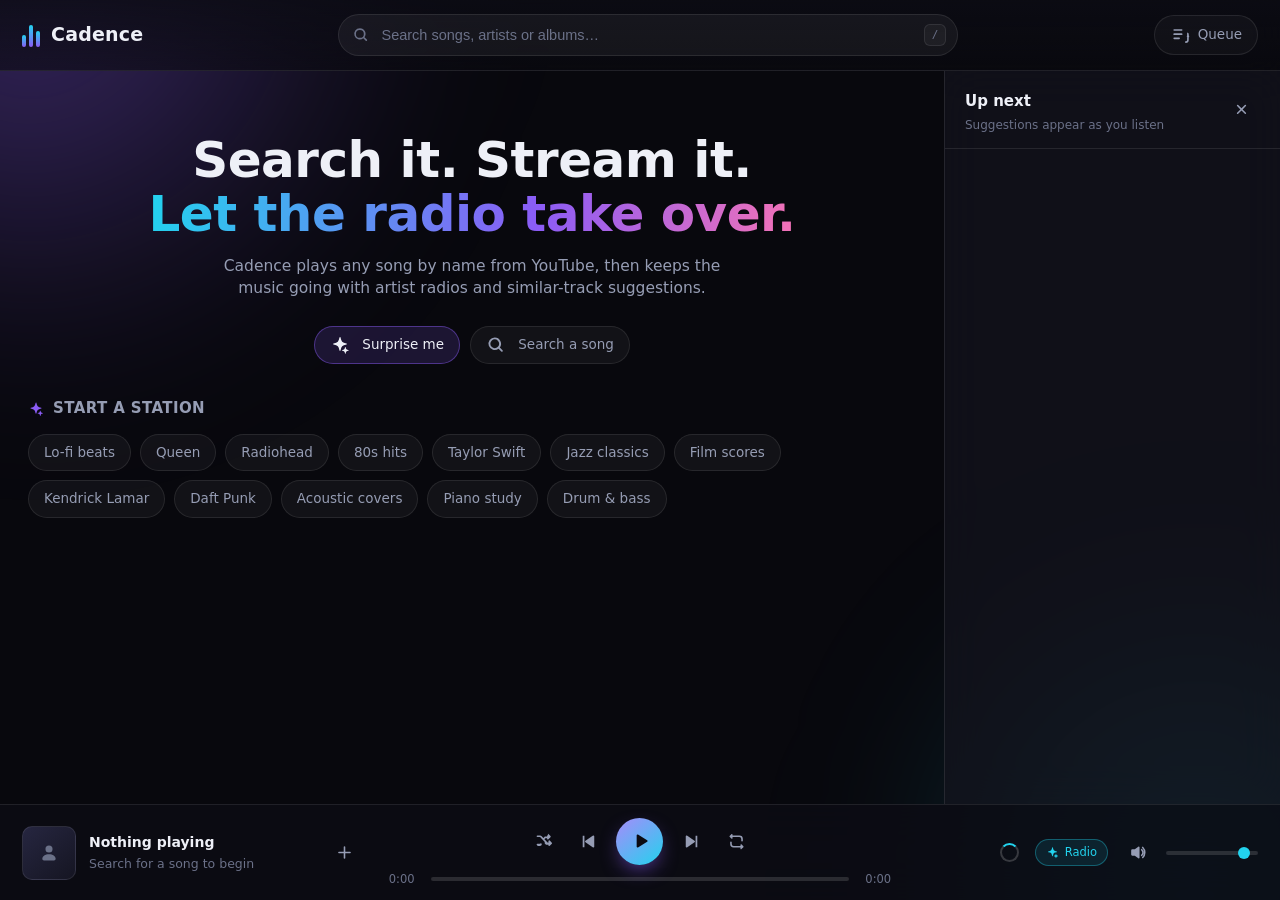
<file: templates/index.html>
<!DOCTYPE html>
<html lang="en">
<head>
<meta charset="utf-8">
<meta name="viewport" content="width=device-width, initial-scale=1">
<title>Cadence — stream anything</title>
<link rel="icon" href="data:image/svg+xml,<svg xmlns='http://www.w3.org/2000/svg' viewBox='0 0 100 100'><text y='.9em' font-size='90'>🎧</text></svg>">
<link rel="stylesheet" href="/static/style.css">
</head>
<body>

<svg style="display:none" aria-hidden="true">
  <symbol id="i-play" viewBox="0 0 24 24"><path d="M8 5.14v13.72c0 .8.87 1.3 1.56.9l11-6.86a1.05 1.05 0 0 0 0-1.8l-11-6.86c-.69-.4-1.56.1-1.56.9Z"/></symbol>
  <symbol id="i-pause" viewBox="0 0 24 24"><path d="M7 4h3.2v16H7zM13.8 4H17v16h-3.2z"/></symbol>
  <symbol id="i-next" viewBox="0 0 24 24"><path d="M6 5.4v13.2c0 .77.85 1.24 1.5.84l9.6-6.6a1 1 0 0 0 0-1.68l-9.6-6.6c-.65-.4-1.5.07-1.5.84ZM18.4 4.6h2.2v14.8h-2.2z"/></symbol>
  <symbol id="i-prev" viewBox="0 0 24 24"><path d="M18 5.4v13.2c0 .77-.85 1.24-1.5.84l-9.6-6.6a1 1 0 0 1 0-1.68l9.6-6.6c.65-.4 1.5.07 1.5.84ZM5.6 4.6h-2.2v14.8h2.2z"/></symbol>
  <symbol id="i-shuffle" viewBox="0 0 24 24"><path d="M17.6 4.1a1 1 0 0 0-1.1 1.1v.6h-2.3c-.4 0-.8.16-1.06.45l-1.2 1.3a1 1 0 0 0 1.47 1.36l1-1.1h2.1v.65a1 1 0 0 0 1.72.7l2.6-2.6a1 1 0 0 0 0-1.42l-2.6-2.6a1 1 0 0 0-.63-.44Zm.63 10.06h-2.1l-1-1.1a1 1 0 0 0-1.48 1.35l1.2 1.3c.27.3.66.46 1.06.46h2.3v.6a1 1 0 0 0 1.72.7l2.6-2.6a1 1 0 0 0 0-1.42l-2.6-2.6a1 1 0 0 0-1.72.7ZM4.3 6.4h2.9c.4 0 .79.16 1.06.45l7.4 8.05c.27.29.66.45 1.06.45h.9a1 1 0 1 0 0-2h-.5l-7.4-8.05A3 3 0 0 0 7.2 4.4H4.3a1 1 0 0 0 0 2Zm0 11.2h2.9a3 3 0 0 0 2.24-1c.5-.55.55-1.4.04-1.98a1 1 0 0 0-1.45-.08 1 1 0 0 1-.72.3h-3a1 1 0 0 0 0 2Z"/></symbol>
  <symbol id="i-repeat" viewBox="0 0 24 24"><path d="M7 4.3h8.6a4.4 4.4 0 0 1 4.4 4.4V11a1 1 0 1 1-2 0V8.7a2.4 2.4 0 0 0-2.4-2.4H7v1.55c0 .66-.8 1-1.26.53L3.3 6.14a.75.75 0 0 1 0-1.06l2.44-2.44c.46-.46 1.26-.13 1.26.53Zm10 15.4H8.4A4.4 4.4 0 0 1 4 15.3V13a1 1 0 1 1 2 0v2.3a2.4 2.4 0 0 0 2.4 2.4H17v-1.55c0-.66.8-1 1.26-.53l2.44 2.44c.3.3.3.77 0 1.06l-2.44 2.44c-.46.46-1.26.13-1.26-.53Z"/></symbol>
  <symbol id="i-repeat1" viewBox="0 0 24 24"><path d="M7 4.3h8.6a4.4 4.4 0 0 1 4.4 4.4V11a1 1 0 1 1-2 0V8.7a2.4 2.4 0 0 0-2.4-2.4H7v1.55c0 .66-.8 1-1.26.53L3.3 6.14a.75.75 0 0 1 0-1.06l2.44-2.44c.46-.46 1.26-.13 1.26.53Zm10 15.4H8.4A4.4 4.4 0 0 1 4 15.3V13a1 1 0 1 1 2 0v2.3a2.4 2.4 0 0 0 2.4 2.4H17v-1.55c0-.66.8-1 1.26-.53l2.44 2.44c.3.3.3.77 0 1.06l-2.44 2.44c-.46.46-1.26.13-1.26-.53Z"/><path d="M12.9 9.4h-1.2v-.95l-1.5.46v-1.1l2.5-.83h.2Zm-1.6 4.2c-.9 0-1.6-.3-2.1-.9s-.75-1.4-.75-2.4v-.7c0-.6.1-1.1.3-1.6.2-.45.5-.8.9-1.05.4-.24.9-.36 1.5-.36s1.1.12 1.55.36c.4.24.7.6.9 1.05.2.46.3.98.3 1.57v.73c0 .6-.1 1.13-.3 1.6-.2.46-.5.81-.9 1.06-.4.25-.9.37-1.5.37Zm-.1-1.2c.4 0 .7-.14.9-.42.2-.3.3-.75.3-1.36v-1c0-.6-.1-1.05-.3-1.34-.2-.28-.5-.42-.9-.42s-.7.14-.9.42c-.2.3-.3.74-.3 1.35v1c0 .6.1 1.06.3 1.35.2.28.5.42.9.42Z" transform="translate(1.6 1.2)"/></symbol>
  <symbol id="i-vol" viewBox="0 0 24 24"><path d="M13 4.6 8.6 8H5.4A1.4 1.4 0 0 0 4 9.4v5.2A1.4 1.4 0 0 0 5.4 16h3.2l4.4 3.4c.66.51 1.6.04 1.6-.79V5.39c0-.83-.94-1.3-1.6-.79Zm3.7 3.1a1 1 0 0 0-.09 1.41 4.3 4.3 0 0 1 0 5.78 1 1 0 1 0 1.5 1.32 6.3 6.3 0 0 0 0-8.42 1 1 0 0 0-1.41-.09Zm2.6-2.75a1 1 0 1 0-1.35 1.47 8.1 8.1 0 0 1 0 11.16 1 1 0 0 0 1.35 1.47 10.1 10.1 0 0 0 0-14.1Z"/></symbol>
  <symbol id="i-mute" viewBox="0 0 24 24"><path d="M13 4.6 8.6 8H5.4A1.4 1.4 0 0 0 4 9.4v5.2A1.4 1.4 0 0 0 5.4 16h3.2l4.4 3.4c.66.51 1.6.04 1.6-.79V5.39c0-.83-.94-1.3-1.6-.79Zm4.3 5.1-1.7 1.7-1.7-1.7a1 1 0 0 0-1.42 1.42l1.7 1.7-1.7 1.7a1 1 0 0 0 1.42 1.41l1.7-1.7 1.7 1.7a1 1 0 0 0 1.41-1.41l-1.7-1.7 1.7-1.7a1 1 0 1 0-1.41-1.42Z"/></symbol>
  <symbol id="i-queue" viewBox="0 0 24 24"><path d="M4 6a1 1 0 0 1 1-1h9a1 1 0 1 1 0 2H5a1 1 0 0 1-1-1Zm0 5a1 1 0 0 1 1-1h9a1 1 0 1 1 0 2H5a1 1 0 0 1-1-1Zm0 5a1 1 0 0 1 1-1h6a1 1 0 1 1 0 2H5a1 1 0 0 1-1-1Zm19.1-2.1a1.5 1.5 0 1 1-3 0 1.5 1.5 0 0 1 3 0Zm-1.6-4.4c.55 0 1 .45 1 1v7.4a3.6 3.6 0 0 1-3.6 3.6 1 1 0 0 1 0-2 1.6 1.6 0 0 0 1.6-1.6V10a1 1 0 0 1 1-1Z"/></symbol>
  <symbol id="i-search" viewBox="0 0 24 24"><path d="M10.5 3a7.5 7.5 0 1 0 4.55 13.46l3.24 3.25a1.1 1.1 0 0 0 1.57-1.56l-3.25-3.24A7.5 7.5 0 0 0 10.5 3Zm0 2.2a5.3 5.3 0 1 1 0 10.6 5.3 5.3 0 0 1 0-10.6Z"/></symbol>
  <symbol id="i-spark" viewBox="0 0 24 24"><path d="M12 2.4c.3 0 .55.2.63.48l.86 3.2a4.4 4.4 0 0 0 3.13 3.13l3.2.86a.66.66 0 0 1 0 1.26l-3.2.86a4.4 4.4 0 0 0-3.13 3.13l-.86 3.2a.66.66 0 0 1-1.26 0l-.86-3.2a4.4 4.4 0 0 0-3.13-3.13l-3.2-.86a.66.66 0 0 1 0-1.26l3.2-.86A4.4 4.4 0 0 0 10.51 6.08l.86-3.2A.66.66 0 0 1 12 2.4Zm6.4 12.1c.17 0 .32.11.37.28l.4 1.44c.2.72.76 1.28 1.48 1.48l1.44.4a.38.38 0 0 1 0 .73l-1.44.4a2.1 2.1 0 0 0-1.48 1.48l-.4 1.44a.38.38 0 0 1-.73 0l-.4-1.44a2.1 2.1 0 0 0-1.48-1.48l-1.44-.4a.38.38 0 0 1 0-.73l1.44-.4a2.1 2.1 0 0 0 1.48-1.48l.4-1.44c.05-.17.2-.28.37-.28Z"/></symbol>
  <symbol id="i-plus" viewBox="0 0 24 24"><path d="M11 5a1 1 0 1 1 2 0v6h6a1 1 0 1 1 0 2h-6v6a1 1 0 1 1-2 0v-6H5a1 1 0 1 1 0-2h6Z"/></symbol>
  <symbol id="i-close" viewBox="0 0 24 24"><path d="M6.4 5a1 1 0 0 1 1.42 0L12 9.17 16.18 5A1 1 0 1 1 17.6 6.41L13.41 10.6l4.18 4.18a1 1 0 0 1-1.41 1.41L12 12.01l-4.18 4.18A1 1 0 0 1 6.4 14.78l4.18-4.18L6.4 6.41A1 1 0 0 1 6.4 5Z"/></symbol>
  <symbol id="i-artist" viewBox="0 0 24 24"><path d="M12 11.5a4.25 4.25 0 1 0 0-8.5 4.25 4.25 0 0 0 0 8.5Zm0 2c-4.42 0-8 2.46-8 5.5 0 1.1.9 2 2 2h12a2 2 0 0 0 2-2c0-3.04-3.58-5.5-8-5.5Z"/></symbol>
</svg>

<div class="app">
  <header class="topbar">
    <a class="brand" href="#" id="brandLink">
      <span class="brand-mark">
        <span></span><span></span><span></span>
      </span>
      <span class="brand-name">Cadence</span>
    </a>

    <div class="searchwrap">
      <svg class="sicon"><use href="#i-search"/></svg>
      <input id="q" type="search" placeholder="Search songs, artists or albums…" autocomplete="off" spellcheck="false" aria-label="Search">
      <kbd>/</kbd>
      <div id="suggest" class="suggest" hidden></div>
    </div>

    <button class="ghost-btn" id="queueToggle" title="Queue (Q)">
      <svg><use href="#i-queue"/></svg><span>Queue</span>
    </button>
  </header>

  <main class="content">
    <section class="view" id="view"></section>

    <aside class="queue-panel" id="queuePanel">
      <div class="queue-head">
        <div>
          <h2 id="queueTitle">Up next</h2>
          <p id="queueSub">Suggestions appear as you listen</p>
        </div>
        <button class="icon-btn" id="clearQueue" title="Clear queue"><svg><use href="#i-close"/></svg></button>
      </div>
      <ol class="queue-list" id="queueList"></ol>
    </aside>
  </main>

  <footer class="player" id="player">
    <div class="np">
      <div class="np-art" id="npArt"><svg><use href="#i-artist"/></svg></div>
      <div class="np-meta">
        <div class="np-title" id="npTitle">Nothing playing</div>
        <div class="np-artist" id="npArtist">Search for a song to begin</div>
      </div>
      <button class="icon-btn in-queue" id="addCurrent" title="Add to queue" hidden><svg><use href="#i-plus"/></svg></button>
    </div>

    <div class="controls">
      <div class="buttons">
        <button class="icon-btn" id="shuffleBtn" title="Shuffle (S)"><svg><use href="#i-shuffle"/></svg></button>
        <button class="icon-btn" id="prevBtn" title="Previous (P)"><svg><use href="#i-prev"/></svg></button>
        <button class="play-btn" id="playBtn" title="Play / pause (Space)"><svg><use href="#i-play"/></svg></button>
        <button class="icon-btn" id="nextBtn" title="Next (N)"><svg><use href="#i-next"/></svg></button>
        <button class="icon-btn" id="repeatBtn" title="Repeat (R)"><svg><use href="#i-repeat"/></svg></button>
      </div>
      <div class="seekrow">
        <span class="t" id="tCur">0:00</span>
        <div class="seekwrap">
          <input type="range" id="seek" min="0" max="1000" value="0" step="1" aria-label="Seek">
          <div class="seekfill" id="seekFill"><span></span></div>
        </div>
        <span class="t" id="tDur">0:00</span>
      </div>
    </div>

    <div class="right">
      <div class="spinner" id="spinner" hidden><span></span></div>
      <span class="badge" id="radioBadge" hidden><svg><use href="#i-spark"/></svg>Radio</span>
      <button class="icon-btn" id="muteBtn" title="Mute (M)"><svg><use href="#i-vol"/></svg></button>
      <input type="range" id="vol" class="vol" min="0" max="1" step="0.01" value="0.9" aria-label="Volume">
    </div>
  </footer>
</div>

<audio id="audio" preload="auto" crossorigin="anonymous"></audio>
<div class="toasts" id="toasts"></div>

<script src="/static/app.js"></script>
</body>
</html>
</file>
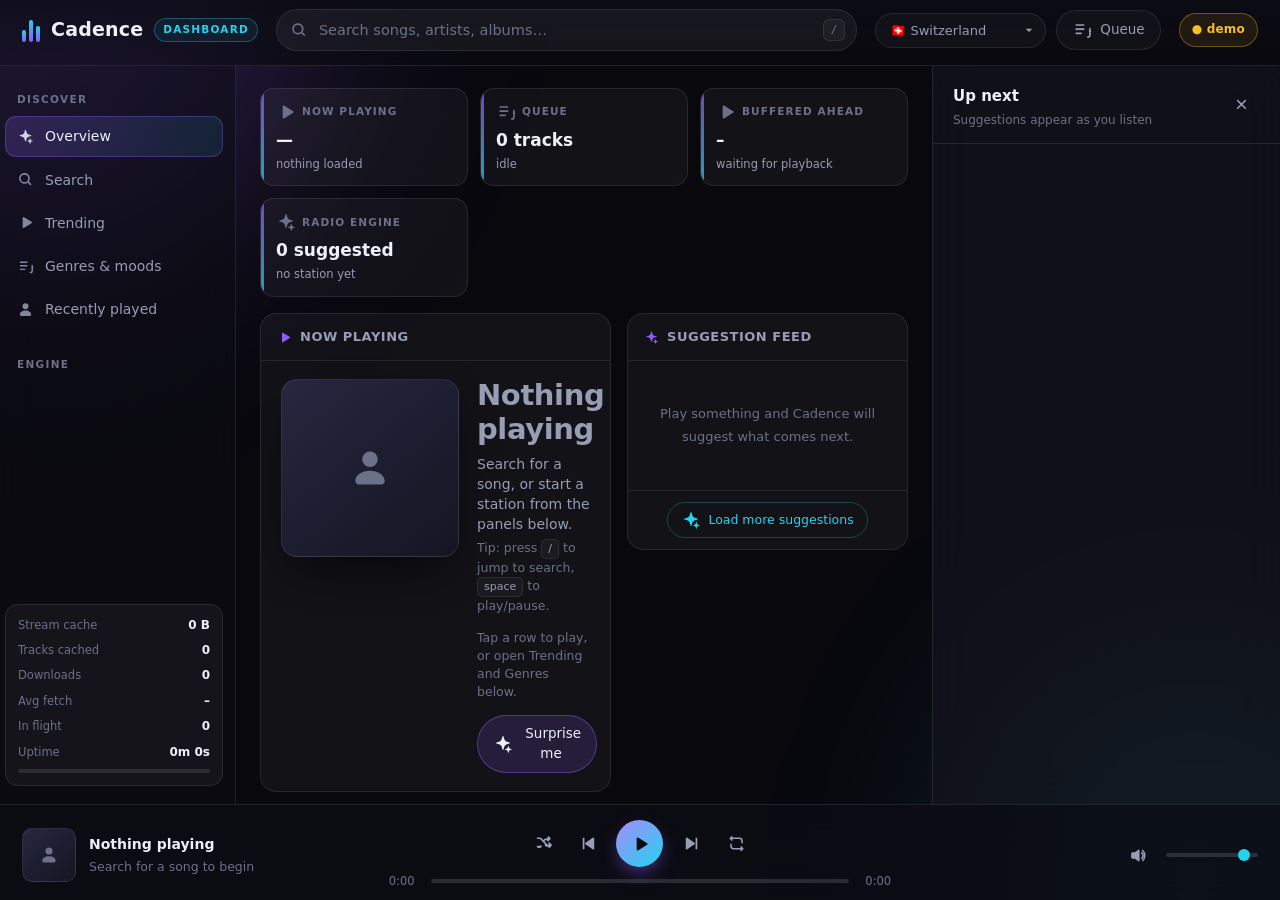
<file: cadence-dashboard.html>
<!DOCTYPE html>
<html lang="en">
<head>
<meta charset="utf-8">
<meta name="viewport" content="width=device-width, initial-scale=1, viewport-fit=cover">
<title>Cadence — music dashboard</title>
<link rel="manifest" href="/manifest.webmanifest">
<meta name="theme-color" content="#08080d">
<meta name="mobile-web-app-capable" content="yes">
<meta name="apple-mobile-web-app-capable" content="yes">
<meta name="apple-mobile-web-app-status-bar-style" content="black-translucent">
<meta name="apple-mobile-web-app-title" content="Cadence">
<meta name="application-name" content="Cadence">
<meta name="description" content="Search YouTube Music, build radios from any song, keep the queue growing.">
<link rel="icon" href="/static/pwa/icons/favicon-64.png" sizes="64x64">
<link rel="apple-touch-icon" href="/static/pwa/icons/apple-touch-icon.png">
<style>
/* ── Cadence ── dark, glassy music player ─────────────────────────────── */
:root{
  --bg:#08080d;
  --panel:rgba(20,20,30,.72);
  --card:rgba(255,255,255,.045);
  --card-hover:rgba(255,255,255,.085);
  --line:rgba(255,255,255,.09);
  --text:#eef0f7;
  --muted:#969db4;
  --dim:#6b7188;
  --accent:#8b5cf6;
  --accent-2:#22d3ee;
  --accent-soft:rgba(139,92,246,.16);
  --radius:16px;
  --shadow:0 18px 50px -18px rgba(0,0,0,.85);
  --player-h:96px;
}
*{box-sizing:border-box}
html,body{height:100%}
body{
  margin:0;background:var(--bg);color:var(--text);
  font:15px/1.45 ui-sans-serif,system-ui,-apple-system,"Segoe UI",Roboto,"Helvetica Neue",Arial,sans-serif;
  -webkit-font-smoothing:antialiased;overflow:hidden;
}
body::before,body::after{
  content:"";position:fixed;inset:auto;border-radius:50%;filter:blur(90px);pointer-events:none;z-index:0;
}
body::before{width:52vw;height:52vw;left:-14vw;top:-18vw;background:radial-gradient(circle at 30% 30%,rgba(139,92,246,.42),transparent 62%)}
body::after{width:46vw;height:46vw;right:-12vw;bottom:-16vw;background:radial-gradient(circle at 60% 60%,rgba(34,211,238,.30),transparent 62%)}
svg{width:20px;height:20px;fill:currentColor;flex:0 0 auto}
button{font:inherit;color:inherit;background:none;border:0;cursor:pointer}
input[type=range]{appearance:none;-webkit-appearance:none;background:transparent;margin:0;cursor:pointer}
::-webkit-scrollbar{width:10px;height:10px}
::-webkit-scrollbar-thumb{background:rgba(255,255,255,.14);border-radius:99px;border:3px solid transparent;background-clip:content-box}
::-webkit-scrollbar-thumb:hover{background:rgba(255,255,255,.26);background-clip:content-box}

.app{position:relative;z-index:1;height:100dvh;display:grid;grid-template-rows:auto minmax(0,1fr) auto}

/* ── top bar ── */
.topbar{
  display:flex;align-items:center;gap:18px;padding:14px 22px;
  border-bottom:1px solid var(--line);backdrop-filter:blur(18px);
  background:linear-gradient(180deg,rgba(12,12,20,.85),rgba(10,10,16,.6));
}
.brand{display:flex;align-items:center;gap:11px;text-decoration:none;color:inherit;flex:0 0 auto}
.brand-mark{display:flex;align-items:flex-end;gap:3px;height:24px}
.brand-mark span{width:4px;border-radius:3px;background:linear-gradient(180deg,var(--accent-2),var(--accent));animation:eq 1.15s ease-in-out infinite}
.brand-mark span:nth-child(1){height:12px;animation-delay:-.35s}
.brand-mark span:nth-child(2){height:22px;animation-delay:-.7s}
.brand-mark span:nth-child(3){height:16px}
.brand-name{font-weight:700;font-size:19px;letter-spacing:.2px}
@keyframes eq{0%,100%{transform:scaleY(.45)}50%{transform:scaleY(1)}}

.searchwrap{position:relative;flex:1 1 auto;max-width:620px;display:flex;align-items:center;margin:0 auto}
.searchwrap .sicon{position:absolute;left:14px;color:var(--dim);width:18px;height:18px}
.searchwrap input{
  width:100%;padding:12px 44px 12px 42px;border-radius:999px;border:1px solid var(--line);
  background:rgba(255,255,255,.05);color:var(--text);outline:none;font-size:14.5px;
  transition:border-color .15s,background .15s,box-shadow .15s;
}
.searchwrap input:focus{border-color:rgba(139,92,246,.65);background:rgba(255,255,255,.08);box-shadow:0 0 0 4px var(--accent-soft)}
.searchwrap input::placeholder{color:var(--dim)}
.searchwrap input::-webkit-search-cancel-button{filter:invert(.6)}
.searchwrap kbd{
  position:absolute;right:12px;font-size:11px;color:var(--dim);border:1px solid var(--line);
  border-radius:6px;padding:2px 7px;background:rgba(255,255,255,.04)
}
.searchwrap:focus-within kbd{opacity:0}

.suggest{
  position:absolute;top:calc(100% + 8px);left:0;right:0;z-index:60;
  background:rgba(18,18,28,.97);border:1px solid var(--line);border-radius:14px;
  box-shadow:var(--shadow);overflow:hidden;backdrop-filter:blur(20px)
}
.suggest div{padding:10px 16px;font-size:14px;color:var(--muted);cursor:pointer;display:flex;gap:10px;align-items:center}
.suggest div svg{width:15px;height:15px;color:var(--dim)}
.suggest div:hover,.suggest div.active{background:rgba(139,92,246,.18);color:var(--text)}

.ghost-btn{
  display:flex;align-items:center;gap:8px;padding:9px 15px;border-radius:999px;
  border:1px solid var(--line);color:var(--muted);background:rgba(255,255,255,.03);font-size:13.5px;
  transition:.15s;flex:0 0 auto
}
.ghost-btn:hover{color:var(--text);background:rgba(255,255,255,.08)}
.ghost-btn.active{color:var(--text);border-color:rgba(139,92,246,.5);background:var(--accent-soft)}

/* ── content / views ── */
.content{display:grid;grid-template-columns:minmax(0,1fr) 336px;min-height:0;transition:grid-template-columns .22s ease}
.content.queue-hidden{grid-template-columns:minmax(0,1fr) 0px}
.view{overflow-y:auto;padding:26px 28px 40px;min-height:0}
.queue-panel{
  overflow:hidden;border-left:1px solid var(--line);background:var(--panel);
  display:flex;flex-direction:column;min-height:0;backdrop-filter:blur(20px)
}

.hero{max-width:760px;margin:4vh auto 0;text-align:center}
.hero h1{font-size:clamp(30px,4.4vw,50px);line-height:1.08;margin:0 0 14px;font-weight:800;letter-spacing:-.5px}
.hero h1 em{font-style:normal;background:linear-gradient(96deg,var(--accent-2),var(--accent) 60%,#f472b6);-webkit-background-clip:text;background-clip:text;color:transparent}
.hero p{color:var(--muted);margin:0 auto 26px;max-width:520px;font-size:15.5px}
.hero .cta{display:flex;gap:10px;justify-content:center;flex-wrap:wrap}

.section{margin:34px 0 0}
.section h2{font-size:15px;margin:0 0 14px;letter-spacing:.4px;text-transform:uppercase;color:var(--muted);font-weight:600;display:flex;align-items:center;gap:9px}
.section h2 svg{width:16px;height:16px;color:var(--accent)}
.chips{display:flex;flex-wrap:wrap;gap:9px}
.chip{
  padding:8px 15px;border-radius:999px;border:1px solid var(--line);background:var(--card);
  font-size:13.5px;color:var(--muted);transition:.15s;display:inline-flex;gap:8px;align-items:center
}
.chip:hover{color:var(--text);background:var(--card-hover);transform:translateY(-1px)}
.chip.strong{color:var(--text);border-color:rgba(139,92,246,.45);background:var(--accent-soft)}
.chip small{color:var(--dim)}

.cards{display:grid;grid-template-columns:repeat(auto-fill,minmax(150px,1fr));gap:14px}
.card{background:var(--card);border:1px solid var(--line);border-radius:14px;padding:12px;cursor:pointer;transition:.16s;text-align:left;width:100%}
.card:hover{background:var(--card-hover);transform:translateY(-2px);border-color:rgba(139,92,246,.35)}
.card-art{aspect-ratio:1/1;border-radius:10px;overflow:hidden;margin-bottom:10px;background:linear-gradient(140deg,#22223a,#14141f);display:grid;place-items:center}
.card-art img{width:100%;height:100%;object-fit:cover;display:block}
.card-art svg{width:34px;height:34px;color:var(--dim)}
.card-title{font-size:13.5px;font-weight:600;white-space:nowrap;overflow:hidden;text-overflow:ellipsis}
.card-sub{font-size:12px;color:var(--dim);white-space:nowrap;overflow:hidden;text-overflow:ellipsis;margin-top:2px}

/* artist header */
.artist-head{display:flex;gap:22px;align-items:flex-end;padding:6px 0 22px;border-bottom:1px solid var(--line);margin-bottom:24px;flex-wrap:wrap}
.artist-head img{width:154px;height:154px;border-radius:50%;object-fit:cover;box-shadow:var(--shadow);background:#1a1a26}
.artist-head .ah-text{flex:1 1 320px;min-width:0}
.eyebrow{font-size:12px;letter-spacing:1.4px;text-transform:uppercase;color:var(--accent-2);font-weight:700}
.artist-head h1{font-size:clamp(28px,4vw,42px);margin:6px 0 8px;font-weight:800;letter-spacing:-.4px}
.artist-head .stats{color:var(--muted);font-size:13.5px;margin-bottom:14px}
.artist-head .desc{color:var(--dim);font-size:13px;max-width:640px;max-height:3.9em;overflow:hidden}

/* track list */
.tracks{display:flex;flex-direction:column;gap:2px;margin-top:4px}
.trow{
  display:grid;grid-template-columns:34px 46px minmax(0,2.3fr) minmax(0,1fr) auto;align-items:center;gap:12px;
  padding:7px 12px;border-radius:11px;cursor:pointer;transition:background .12s;position:relative
}
.trow:hover{background:var(--card-hover)}
.trow.now{background:var(--accent-soft);box-shadow:inset 0 0 0 1px rgba(139,92,246,.3)}
/* rows shown without an album column shouldn't reserve space for one */
.tracks.compact .trow{grid-template-columns:34px 46px minmax(0,1fr) auto}
.tracks.compact .trow .album{display:none}
/* the album column is the first thing to go when a panel is narrow */
.grid2 .trow,.queue-panel .trow{grid-template-columns:30px 42px minmax(0,1.9fr) auto}
.grid2 .trow .album,.grid2 .tracks .trow .album{display:none}
.trow .idx{color:var(--dim);font-size:13px;font-variant-numeric:tabular-nums;text-align:right;position:relative}
.trow .idx .playicon{position:absolute;inset:0;display:none;place-items:center}
.trow .idx .playicon svg{width:15px;height:15px;color:var(--text)}
.trow:hover .idx .num{display:none}
.trow:hover .idx .playicon{display:grid}
.trow .art{width:46px;height:46px;border-radius:8px;object-fit:cover;background:#1c1c28;display:block}
.trow .meta{min-width:0}
.trow .tt{font-size:14px;font-weight:550;white-space:nowrap;overflow:hidden;text-overflow:ellipsis}
.trow .ta{font-size:12.5px;color:var(--dim);white-space:nowrap;overflow:hidden;text-overflow:ellipsis;margin-top:2px}
.trow .ta a{color:inherit;text-decoration:none}
.trow .ta a:hover{color:var(--accent-2);text-decoration:underline}
.trow .album{font-size:12.5px;color:var(--dim);white-space:nowrap;overflow:hidden;text-overflow:ellipsis}
.trow .album a{color:inherit;text-decoration:none}
.trow .album a:hover{color:var(--accent-2);text-decoration:underline}
.trow .end{display:flex;align-items:center;gap:6px;color:var(--dim);font-size:12.5px}
.trow .addq{opacity:0;transition:.12s}
.trow:hover .addq{opacity:1}
.trow .nowbars{display:flex;align-items:flex-end;gap:2px;height:15px;width:15px}
.trow .nowbars i{width:3px;background:var(--accent-2);border-radius:2px;height:100%;animation:eq .9s ease-in-out infinite;transform-origin:bottom}
.trow .nowbars i:nth-child(2){animation-delay:-.3s}
.trow .nowbars i:nth-child(3){animation-delay:-.6s}
.playing .nowbars i{animation-play-state:running}

.search-empty{display:flex;flex-direction:column;align-items:center;text-align:center;gap:6px;padding:34px 22px;max-width:560px;margin:0 auto}
.search-empty .se-icon{width:52px;height:52px;border-radius:50%;display:grid;place-items:center;margin-bottom:6px;
  background:linear-gradient(140deg,rgba(139,92,246,.28),rgba(34,211,238,.18));border:1px solid rgba(139,92,246,.35)}
.search-empty .se-icon svg{width:22px;height:22px;color:var(--accent-2)}
.search-empty h2{margin:0;font-size:17px}
.search-empty p{margin:2px 0 14px;color:var(--dim);font-size:13px;line-height:1.65}

/* [hidden] must always win over component display rules */
[hidden]{display:none!important}

/* queue panel */
.queue-head{display:flex;align-items:flex-start;justify-content:space-between;gap:10px;padding:20px 20px 14px;border-bottom:1px solid var(--line)}
.queue-head h2{font-size:15px;margin:0;font-weight:700}
.queue-head p{margin:4px 0 0;font-size:12px;color:var(--dim)}
.queue-list{list-style:none;margin:0;padding:10px;overflow-y:auto;min-height:0;flex:1}
.qrow{display:grid;grid-template-columns:38px minmax(0,1fr) auto;gap:10px;align-items:center;padding:7px 9px;border-radius:10px;cursor:pointer}
.qrow:hover{background:var(--card-hover)}
.qrow.now{background:var(--accent-soft)}
.qrow img{width:38px;height:38px;border-radius:7px;object-fit:cover;background:#1c1c28}
.qrow .qt{font-size:13px;white-space:nowrap;overflow:hidden;text-overflow:ellipsis}
.qrow .qa{font-size:11.5px;color:var(--dim);white-space:nowrap;overflow:hidden;text-overflow:ellipsis}
.qrow .qd{font-size:11.5px;color:var(--dim);font-variant-numeric:tabular-nums}
.queue-empty{padding:26px 20px;color:var(--dim);font-size:13px;text-align:center;line-height:1.7}

/* ── player bar ── */
.player{
  display:grid;grid-template-columns:minmax(0,1fr) minmax(300px,1.5fr) minmax(0,1fr);align-items:center;gap:20px;
  padding:12px 22px;border-top:1px solid var(--line);background:rgba(12,12,20,.86);backdrop-filter:blur(22px);min-height:var(--player-h)
}
.np{display:flex;align-items:center;gap:13px;min-width:0}
.np-art{
  width:54px;height:54px;border-radius:10px;overflow:hidden;flex:0 0 auto;display:grid;place-items:center;
  background:linear-gradient(140deg,#262640,#151522);border:1px solid var(--line)
}
.np-art img{width:100%;height:100%;object-fit:cover;display:block}
.np-art svg{color:var(--dim)}
.np-meta{min-width:0}
.np-title{font-size:14px;font-weight:650;white-space:nowrap;overflow:hidden;text-overflow:ellipsis}
.np-artist{font-size:12.5px;color:var(--dim);white-space:nowrap;overflow:hidden;text-overflow:ellipsis;margin-top:3px}
.np-artist a{color:inherit;text-decoration:none}
.np-artist a:hover{color:var(--accent-2)}
.in-queue{margin-left:auto}

.controls{display:flex;flex-direction:column;gap:6px;min-width:0}
.buttons{display:flex;align-items:center;justify-content:center;gap:8px}
.icon-btn{width:38px;height:38px;border-radius:50%;display:grid;place-items:center;color:var(--muted);transition:.15s}
.icon-btn:hover{color:var(--text);background:rgba(255,255,255,.08)}
.icon-btn.on{color:var(--accent-2);background:var(--accent-soft)}
.icon-btn svg{width:19px;height:19px}
.play-btn{
  width:47px;height:47px;border-radius:50%;display:grid;place-items:center;color:#0b0b12;
  background:linear-gradient(140deg,#a78bfa,#22d3ee);box-shadow:0 8px 22px -8px rgba(139,92,246,.9);transition:.15s
}
.play-btn:hover{transform:scale(1.05)}
.play-btn svg{width:20px;height:20px}
.seekrow{display:flex;align-items:center;gap:11px}
.seekrow .t{font-size:11.5px;color:var(--dim);font-variant-numeric:tabular-nums;min-width:36px;text-align:center}
.seekwrap{position:relative;flex:1;height:16px;display:flex;align-items:center}
.seekwrap input[type=range]{width:100%;height:16px;position:relative;z-index:2}
.seekwrap input[type=range]::-webkit-slider-runnable-track{height:4px;border-radius:99px;background:rgba(255,255,255,.13)}
.seekwrap input[type=range]::-moz-range-track{height:4px;border-radius:99px;background:rgba(255,255,255,.13)}
.seekwrap input[type=range]::-webkit-slider-thumb{appearance:none;width:12px;height:12px;border-radius:50%;background:#fff;margin-top:-4px;opacity:0;transition:opacity .15s}
.seekwrap input[type=range]::-moz-range-thumb{width:12px;height:12px;border:0;border-radius:50%;background:#fff;opacity:0}
.seekwrap:hover input[type=range]::-webkit-slider-thumb,.seekwrap input[type=range]:focus::-webkit-slider-thumb{opacity:1}
.seekwrap:hover input[type=range]::-moz-range-thumb{opacity:1}
.seekfill{position:absolute;left:0;right:0;top:50%;transform:translateY(-50%);height:4px;border-radius:99px;pointer-events:none;overflow:hidden}
.seekfill span{display:block;height:100%;width:0;border-radius:99px;background:linear-gradient(90deg,var(--accent),var(--accent-2))}

.right{display:flex;align-items:center;justify-content:flex-end;gap:10px}
.vol{width:92px;height:16px}
.vol::-webkit-slider-runnable-track{height:4px;border-radius:99px;background:rgba(255,255,255,.13)}
.vol::-moz-range-track{height:4px;border-radius:99px;background:rgba(255,255,255,.13)}
.vol::-webkit-slider-thumb{appearance:none;width:12px;height:12px;border-radius:50%;background:var(--accent-2);margin-top:-4px}
.vol::-moz-range-thumb{width:12px;height:12px;border:0;border-radius:50%;background:var(--accent-2)}
.badge{display:inline-flex;align-items:center;gap:6px;font-size:11.5px;color:var(--accent-2);border:1px solid rgba(34,211,238,.35);background:rgba(34,211,238,.1);padding:4px 10px;border-radius:99px}
.badge svg{width:13px;height:13px}

.spinner{display:grid;place-items:center;width:30px;height:30px}
.spinner span{width:19px;height:19px;border-radius:50%;border:2px solid rgba(255,255,255,.18);border-top-color:var(--accent-2);animation:spin .8s linear infinite}
@keyframes spin{to{transform:rotate(360deg)}}

/* toasts */
.toasts{position:fixed;bottom:calc(var(--player-h) + 18px);right:22px;z-index:99;display:flex;flex-direction:column;gap:8px;align-items:flex-end;pointer-events:none;max-width:min(420px,calc(100vw - 44px))}
.toast{
  background:rgba(26,26,38,.97);border:1px solid var(--line);color:var(--text);padding:11px 18px;border-radius:12px;
  font-size:13px;line-height:1.55;box-shadow:var(--shadow);animation:pop .22s ease;max-width:100%;text-align:left
}
.toast.err{border-color:rgba(244,63,94,.45)}
@keyframes pop{from{opacity:0;transform:translateY(8px) scale(.97)}}

.empty{padding:60px 10px;text-align:center;color:var(--dim)}
.empty h3{color:var(--muted);margin:0 0 8px;font-weight:600}
.skeleton{height:60px;border-radius:11px;background:linear-gradient(90deg,rgba(255,255,255,.04),rgba(255,255,255,.09),rgba(255,255,255,.04));background-size:200% 100%;animation:sk 1.2s linear infinite;margin-bottom:6px}
@keyframes sk{to{background-position:-200% 0}}

@media (max-width:900px){
  .content{grid-template-columns:minmax(0,1fr)}
  .queue-panel{position:fixed;top:0;right:0;bottom:var(--player-h);width:min(88vw,340px);z-index:80;transform:translateX(102%);transition:transform .24s ease;box-shadow:var(--shadow)}
  .queue-panel.open{transform:none}
  .player{grid-template-columns:minmax(0,1fr) auto;grid-template-areas:"np right" "controls controls";
    gap:6px 10px;padding:9px 14px;min-height:0}
  .np{grid-area:np}.controls{grid-area:controls}.right{grid-area:right;gap:8px}
  .controls{gap:10px}
  .seekrow{margin-top:2px}
  .vol{display:none}
  .ctrl-add{display:none}
  .view{padding:18px 14px 30px}
  .trow{grid-template-columns:26px 42px minmax(0,1fr) auto;gap:10px}
  .trow .album{display:none}
  .searchwrap kbd{display:none}
  .brand-name{display:none}
}

/* ═══════════════════ dashboard layer ═══════════════════ */
body{overflow:hidden}
.app{grid-template-rows:auto minmax(0,1fr) auto}
.brand-tag{
  font-size:10.5px;letter-spacing:1.2px;text-transform:uppercase;color:var(--accent-2);
  border:1px solid rgba(34,211,238,.32);background:rgba(34,211,238,.08);padding:3px 8px;border-radius:99px;font-weight:700
}
.topbar-right{display:flex;align-items:center;gap:10px;flex:0 0 auto}
.ghost-select{
  appearance:none;-webkit-appearance:none;background:rgba(255,255,255,.03) url("data:image/svg+xml,%3Csvg xmlns='http://www.w3.org/2000/svg' viewBox='0 0 24 24' fill='%23969db4'%3E%3Cpath d='M7 10l5 5 5-5z'/%3E%3C/svg%3E") no-repeat right 8px center/16px;
  border:1px solid var(--line);color:var(--muted);border-radius:999px;padding:9px 30px 9px 14px;font-size:13px;cursor:pointer;outline:none
}
.ghost-select:hover{color:var(--text);background-color:rgba(255,255,255,.08)}
.ghost-select option{background:#14141e;color:var(--text)}

/* three-panel body */
.body{display:grid;grid-template-columns:236px minmax(0,1fr) 348px;min-height:0;overflow:hidden}
.body.rail-hidden{grid-template-columns:236px minmax(0,1fr) 0px}

.sidebar{
  border-right:1px solid var(--line);padding:18px 12px;display:flex;flex-direction:column;gap:3px;
  background:rgba(13,13,20,.55);backdrop-filter:blur(18px);overflow-y:auto;min-height:0
}
.nav-label{font-size:10.5px;letter-spacing:1.3px;text-transform:uppercase;color:var(--dim);font-weight:700;padding:8px 12px 6px}
.nav-item{
  display:flex;align-items:center;gap:11px;padding:10px 12px;border-radius:11px;color:var(--muted);
  font-size:14px;font-weight:520;text-align:left;transition:.14s;width:100%
}
.nav-item svg{width:17px;height:17px;opacity:.85}
.nav-item:hover{background:var(--card-hover);color:var(--text)}
.nav-item.active{background:linear-gradient(96deg,rgba(139,92,246,.22),rgba(34,211,238,.10));color:var(--text);box-shadow:inset 0 0 0 1px rgba(139,92,246,.32)}

.engine{margin-top:auto;border:1px solid var(--line);border-radius:13px;background:var(--card);padding:12px;display:flex;flex-direction:column;gap:8px}
.engine-row{display:flex;justify-content:space-between;align-items:baseline;font-size:11.5px;color:var(--dim)}
.engine-row b{color:var(--text);font-variant-numeric:tabular-nums;font-weight:600;font-size:12px}
.engine-bar{height:4px;border-radius:99px;background:rgba(255,255,255,.1);overflow:hidden}
.engine-bar span{display:block;height:100%;width:0;background:linear-gradient(90deg,var(--accent),var(--accent-2));transition:width .4s}

.main{overflow-y:auto;padding:22px 24px 34px;min-height:0}
.rail{overflow:hidden;border-left:1px solid var(--line);background:var(--panel);display:flex;flex-direction:column;min-height:0;backdrop-filter:blur(20px)}
.rail-body{overflow-y:auto;min-height:0;flex:1}
.rail-head{display:flex;align-items:flex-start;justify-content:space-between;gap:10px;padding:20px 20px 14px;border-bottom:1px solid var(--line)}
.rail-head h2{font-size:15px;margin:0;font-weight:700}
.rail-head p{margin:4px 0 0;font-size:12px;color:var(--dim)}

/* stat tiles */
.stats{display:grid;grid-template-columns:repeat(auto-fit,minmax(190px,1fr));gap:12px}
.tile{background:var(--card);border:1px solid var(--line);border-radius:14px;padding:13px 15px;min-width:0;position:relative;overflow:hidden}
.tile::after{content:"";position:absolute;inset:0 auto 0 0;width:3px;background:linear-gradient(180deg,var(--accent),var(--accent-2));opacity:.75}
.tile .t-label{font-size:10.5px;letter-spacing:1.1px;text-transform:uppercase;color:var(--dim);font-weight:700;display:flex;align-items:center;gap:6px}
.tile .t-main{font-size:17px;font-weight:700;margin-top:6px;white-space:nowrap;overflow:hidden;text-overflow:ellipsis}
.tile .t-sub{font-size:11.5px;color:var(--muted);margin-top:3px;white-space:nowrap;overflow:hidden;text-overflow:ellipsis}
.tile.ok .t-sub{color:var(--accent-2)}
.tile.warn .t-sub{color:#fbbf24}
.tile .t-spark{position:absolute;right:10px;bottom:8px;width:56px;height:22px;opacity:.55}

/* panels */
.grid2{display:grid;grid-template-columns:minmax(0,1.25fr) minmax(0,1fr);gap:16px;margin-top:16px;align-items:start}
.panel{background:var(--card);border:1px solid var(--line);border-radius:16px;overflow:hidden}
.panel-head{display:flex;align-items:center;justify-content:space-between;gap:12px;padding:14px 16px;border-bottom:1px solid var(--line)}
.panel-head h2{margin:0;font-size:13px;letter-spacing:.5px;text-transform:uppercase;color:var(--muted);font-weight:700;display:flex;align-items:center;gap:8px}
.panel-head h2 svg{width:15px;height:15px;color:var(--accent)}
.panel-body{padding:14px 16px}
.panel-body.tight{padding:8px}
.panel-foot{padding:11px 16px;border-top:1px solid var(--line);display:flex;justify-content:center}
.link-btn{font-size:12.5px;color:var(--accent-2);display:inline-flex;align-items:center;gap:7px;padding:7px 13px;border-radius:99px;border:1px solid rgba(34,211,238,.28);transition:.15s}
.link-btn:hover{background:rgba(34,211,238,.12);color:#fff}
.link-btn[disabled]{opacity:.5;cursor:default}

/* now playing hero */
.np-hero{display:flex;gap:18px;align-items:flex-start;padding:4px}
.np-hero .art{
  width:178px;height:178px;border-radius:16px;flex:0 0 auto;background:linear-gradient(140deg,#262640,#151522);
  overflow:hidden;box-shadow:var(--shadow);display:grid;place-items:center;border:1px solid var(--line)
}
.np-hero .art img{width:100%;height:100%;object-fit:cover;display:block}
.np-hero .art svg{width:44px;height:44px;color:var(--dim)}
.np-hero .info{min-width:0;flex:1}
.np-hero .badges{display:flex;gap:7px;flex-wrap:wrap;margin-bottom:9px}
.np-hero h1{font-size:clamp(20px,2.6vw,29px);margin:0 0 8px;font-weight:800;letter-spacing:-.4px;line-height:1.14}
.np-hero .byline{font-size:14px;color:var(--muted);margin-bottom:4px}
.np-hero .byline a{color:var(--text);text-decoration:none;font-weight:600}
.np-hero .byline a:hover{color:var(--accent-2)}
.np-hero .facts{font-size:12.5px;color:var(--dim);margin-bottom:14px}
.np-hero .hero-btns{display:flex;gap:9px;flex-wrap:wrap}

.feed{display:flex;flex-direction:column;gap:2px}
.feed-row{display:grid;grid-template-columns:38px minmax(0,1fr) auto;gap:11px;align-items:center;padding:7px 9px;border-radius:10px;cursor:pointer;transition:background .12s}
.feed-row:hover{background:var(--card-hover)}
.feed-row.now{background:var(--accent-soft)}
.feed-row img{width:38px;height:38px;border-radius:8px;object-fit:cover;background:#1c1c28}
.feed-row .ft{font-size:13.5px;font-weight:550;white-space:nowrap;overflow:hidden;text-overflow:ellipsis}
.feed-row .fa{font-size:11.5px;color:var(--dim);white-space:nowrap;overflow:hidden;text-overflow:ellipsis}
.reason{font-size:10.5px;color:var(--accent-2);background:rgba(34,211,238,.09);border:1px solid rgba(34,211,238,.2);padding:2px 8px;border-radius:99px;margin-left:7px;white-space:nowrap}

/* trending artist cards */
.artist-strip{display:grid;grid-template-columns:repeat(auto-fill,minmax(118px,1fr));gap:11px;padding:6px}
.artist-card{background:var(--card);border:1px solid var(--line);border-radius:13px;padding:11px;text-align:center;cursor:pointer;transition:.15s;width:100%}
.artist-card:hover{transform:translateY(-2px);background:var(--card-hover);border-color:rgba(139,92,246,.35)}
.artist-card img,.artist-card .ph{width:64px;height:64px;border-radius:50%;object-fit:cover;margin:0 auto 8px;display:grid;place-items:center;background:linear-gradient(140deg,#262640,#151522);border:1px solid var(--line)}
.artist-card .ph svg{width:26px;height:26px;color:var(--dim)}
.artist-card .ph-ini{font-size:20px;font-weight:700;letter-spacing:.5px;color:rgba(255,255,255,.82)}
.artist-card .n{font-size:12.5px;font-weight:600;white-space:nowrap;overflow:hidden;text-overflow:ellipsis}
.artist-card .s{font-size:11px;color:var(--dim);margin-top:2px;white-space:nowrap;overflow:hidden;text-overflow:ellipsis}
.trend-up{color:#4ade80}.trend-down{color:#f87171}.trend-neutral{color:var(--dim)}

/* genre tiles */
.tiles{display:grid;grid-template-columns:repeat(auto-fill,minmax(168px,1fr));gap:12px}
.tile-btn{
  position:relative;border-radius:15px;padding:16px;min-height:96px;text-align:left;overflow:hidden;
  border:1px solid var(--line);background:linear-gradient(135deg,#1b1b2b,#12121c);color:var(--text);transition:.16s
}
.tile-btn:hover{transform:translateY(-2px);border-color:rgba(139,92,246,.45)}
.tile-btn .tb-title{font-size:15px;font-weight:700;position:relative;z-index:2;display:block;max-width:80%}
.tile-btn .tb-sub{font-size:11.5px;color:var(--muted);position:relative;z-index:2;margin-top:4px;display:block}
.tile-btn .tb-glow{position:absolute;width:110px;height:110px;border-radius:50%;right:-42px;bottom:-46px;filter:blur(26px);opacity:.75}

/* view headers */
.view-head{display:flex;align-items:flex-end;justify-content:space-between;gap:16px;margin-bottom:16px;flex-wrap:wrap}
.view-head h1{font-size:clamp(21px,2.6vw,29px);margin:0;font-weight:800;letter-spacing:-.4px}
.view-head .sub{color:var(--muted);font-size:13px;margin-top:5px}
.crumbs{font-size:12px;color:var(--dim);margin-bottom:12px;display:flex;gap:7px;align-items:center;flex-wrap:wrap}
.crumbs button{color:var(--accent-2);font-size:12px}
.crumbs button:hover{text-decoration:underline}

.empty-panel{padding:34px 18px;text-align:center;color:var(--dim);font-size:13px;line-height:1.7}
.kbd-hint{display:inline-block;border:1px solid var(--line);border-radius:5px;padding:1px 6px;font-size:11px;color:var(--muted);background:rgba(255,255,255,.04)}

@media (max-width:1180px){
  .ghost-btn span{display:none}
  .ghost-btn{padding:0 11px}
  .body{grid-template-columns:74px minmax(0,1fr) 348px}
  .body.rail-hidden{grid-template-columns:74px minmax(0,1fr) 0px}
  .nav-item span,.nav-item{font-size:0}
  .nav-item{justify-content:center;padding:12px}
  .nav-item svg{width:19px;height:19px}
  .nav-label{text-align:center;font-size:0;padding:6px}
  .nav-label::after{content:"•";font-size:12px}
  .engine{display:none}
}
@media (max-width:900px){
  .body{grid-template-columns:minmax(0,1fr)}
  .sidebar{flex-direction:row;overflow-x:auto;border-right:0;border-bottom:1px solid var(--line);padding:8px;gap:6px}
  .nav-item{width:auto;white-space:nowrap}
  .nav-item{font-size:13px}
  .nav-label{display:none}
  .engine{display:none}
  .rail{position:fixed;top:0;right:0;bottom:var(--player-h);width:min(88vw,340px);z-index:80;transform:translateX(102%);transition:transform .24s ease;box-shadow:var(--shadow)}
  .rail.open{transform:none}
  .grid2{grid-template-columns:minmax(0,1fr)}
  .main{padding:16px 14px 28px}
  .np-hero .art{width:118px;height:118px}
  .topbar-right .ghost-btn span{display:none}
  .brand-name,.brand-tag{display:none}
}

/* ════════════════════════════════════════════════════════════════════════
   Phones (≤640px) — layout tuned for a one-handed, thumb-reachable app
   ════════════════════════════════════════════════════════════════════════ */
@media (max-width:640px){
  :root{ --player-h:104px; }
  body{ -webkit-tap-highlight-color:transparent; touch-action:manipulation; }

  /* top bar: compact row of actions, search gets its own full-width row */
  .topbar{flex-wrap:wrap;gap:8px;padding:9px 11px}
  .brand{gap:0}
  .searchwrap{order:3;flex:1 1 100%;max-width:none;margin:0}
  .searchwrap .sicon{left:12px;width:17px;height:17px}
  .searchwrap input{padding:10px 14px 10px 37px;font-size:16px;border-radius:12px}
  .searchwrap kbd{display:none}
  .suggest{max-height:48vh;overflow-y:auto}
  .topbar-right{margin-left:auto;gap:8px}
  .ghost-select{max-width:132px;height:34px;font-size:12px}
  #modePill{height:34px;padding:0 10px;font-size:11px}

  /* nav: icon strip, easy to thumb */
  .sidebar{padding:5px;gap:3px}
  .nav-item{padding:10px 13px;border-radius:10px}
  .nav-item svg{width:19px;height:19px}

  .main{padding:11px 11px 16px}
  .view-head h1{font-size:20px}
  .view-head .sub{font-size:12px}

  /* stat tiles: 2×2 instead of four full-width cards */
  .stats{grid-template-columns:1fr 1fr;gap:8px}
  .tile{padding:9px 11px;border-radius:12px}
  .tile::after{width:2px}
  .tile .t-label{font-size:9px;letter-spacing:.6px;gap:4px}
  .tile .t-label svg{width:11px;height:11px}
  .tile .t-main{font-size:14px;margin-top:3px}
  .tile .t-sub{font-size:10px;margin-top:1px}
  .tile .t-spark{display:none}

  /* now playing hero */
  .np-hero{padding:14px;gap:12px;grid-template-columns:1fr}
  .np-hero .art,.np-hero img{width:104px;height:104px;margin:0 auto;border-radius:14px}
  .np-hero h1{font-size:19px;line-height:1.25}
  .np-hero .hero-btns{gap:7px}
  .np-hero .hero-btns .chip{font-size:12px;padding:8px 11px}

  /* panels & rows */
  .grid2{gap:11px;margin-top:11px}
  .panel-head{padding:11px 12px 9px}
  .panel-head h2{font-size:12.5px}
  .panel-body{padding:11px 12px}
  .panel-body.tight{padding:5px}
  .trow{grid-template-columns:24px 40px minmax(0,1fr) auto;gap:9px;padding:6px 5px}
  .trow .art{width:40px;height:40px;border-radius:7px}
  .trow .album{display:none}
  .trow .tt{font-size:13.5px}
  .trow .ta{font-size:11.5px}
  .trow .end .addq{display:none}         /* += lives in the queue button instead */
  .artist-strip{gap:8px;grid-auto-columns:96px;padding-bottom:4px}
  .artist-card{padding:8px}
  .artist-card img,.artist-card .ph{width:54px;height:54px}
  .artist-card .n{font-size:11.5px}
  .tiles{grid-template-columns:1fr 1fr;gap:8px}
  .tile-btn{padding:12px;min-height:64px}
  .tb-title{font-size:13px}
  .chips{gap:6px}
  .chip{font-size:12px;padding:7px 11px}
  .crumbs{font-size:11.5px;margin-bottom:10px}

  /* player bar: art + title + transport, then a thin seek line */
  .player{padding:8px 11px calc(7px + env(safe-area-inset-bottom));
          gap:2px 8px;min-height:0;grid-template-columns:minmax(0,1fr) auto;
          grid-template-areas:"np right" "controls controls"}
  .np{grid-area:np;gap:9px;min-width:0}
  .np-art{width:42px;height:42px;border-radius:9px}
  .np-title{font-size:13.5px}
  .np-artist{font-size:11.5px}
  .in-queue{display:none}
  .controls{grid-area:controls;gap:2px}
  .buttons{gap:12px}
  .buttons .icon-btn{width:34px;height:34px}
  .buttons .icon-btn svg{width:19px;height:19px}
  .play-btn{width:44px;height:44px}
  .play-btn svg{width:20px;height:20px}
  #shuffleBtn,#repeatBtn{display:none}          /* declutter; still on S / R keys */
  .seekrow{gap:8px;margin-top:0}
  .seekrow .t{font-size:10.5px;min-width:30px}
  .right{grid-area:right;gap:6px}
  .right .vol,.right #muteBtn{display:none}     /* volume is the phone's own */
  .badge{font-size:10px;padding:3px 7px}

  /* queue rail: full-height sheet */
  .rail{width:min(92vw,340px);bottom:var(--player-h)}
  .qrow{grid-template-columns:34px minmax(0,1fr) auto;gap:8px;padding:6px}
  .qrow img{width:34px;height:34px}

  /* toasts clear the taller bottom bar */
  .toasts{right:10px;left:10px;bottom:calc(var(--player-h) + 10px);max-width:none;align-items:stretch}
  .toast{max-width:none;text-align:left}

  .cfg-card{padding:18px;border-radius:16px}
  .cfg-actions{flex-direction:column-reverse}
  .cfg-btn{width:100%}

  /* reasons on rows: keep them, but stop them dominating the row */
  .feed-row{grid-template-columns:38px minmax(0,1fr) auto;gap:9px;padding:8px 5px}
  .feed-row img{width:38px;height:38px}
  .feed-row .ft{font-size:13px}
  .feed-row .fa{font-size:11px;overflow:hidden;text-overflow:ellipsis;white-space:nowrap}
  .reason{font-size:9.5px;padding:1px 5px;margin-left:4px;vertical-align:1px;max-width:46vw;
          display:inline-block;overflow:hidden;text-overflow:ellipsis;white-space:nowrap}

  /* panel headers must stay on one line */
  .panel-head{gap:8px}
  .panel-head h2{font-size:11.5px;letter-spacing:.5px;white-space:nowrap;overflow:hidden;text-overflow:ellipsis}
  .panel-head .link-btn{flex:0 0 auto;font-size:11px;padding:6px 9px;white-space:nowrap}
  .panel-head > span{display:none}

  /* empty hero */
  .np-hero .grid2{gap:10px}

  .hero-tip{display:none}
  .hero-tip-touch{display:block;font-size:12px;color:var(--muted);margin-top:2px}
  /* hero keeps art beside the text instead of stacking a big square */
  .np-hero{grid-template-columns:86px minmax(0,1fr);align-items:start;gap:11px}
  .np-hero .art,.np-hero .art img{width:86px;height:86px;border-radius:12px;margin:0}
  .np-hero .hero-btns{margin-top:8px;grid-column:1/-1}
  .np-hero .badges{gap:5px;margin-bottom:5px}
  .np-hero .badge{font-size:10px;padding:3px 7px}
  .np-hero .facts{font-size:11.5px}
  .np-hero .byline{font-size:12.5px}
}
/* touch devices never show keyboard hints */
@media (hover:none){ .hero-tip{display:none} .hero-tip-touch{display:block} .kbd-hint{display:none} .searchwrap kbd{display:none} }

/* ── standalone build: settings + mode pill ─────────────────────────────── */
.mode-pill{margin-left:auto;display:inline-flex;align-items:center;gap:6px;height:34px;padding:0 12px;
  border-radius:999px;border:1px solid var(--line);background:rgba(255,255,255,.04);color:var(--dim);
  font:inherit;font-size:12px;font-weight:600;cursor:pointer;letter-spacing:.2px}
.mode-pill:hover{color:var(--fg);border-color:rgba(255,255,255,.22)}
.mode-pill.demo{color:#fbbf24;border-color:rgba(251,191,36,.35);background:rgba(251,191,36,.09)}
.mode-pill.live{color:#4ade80;border-color:rgba(74,222,128,.35);background:rgba(74,222,128,.09)}
.cfg-overlay{position:fixed;inset:0;z-index:9999;display:flex;align-items:center;justify-content:center;
  padding:20px;background:rgba(6,8,14,.72);backdrop-filter:blur(10px)}
.cfg-overlay[hidden]{display:none}   /* a class-level display: would otherwise defeat [hidden] */
.cfg-card{width:min(560px,100%);background:linear-gradient(180deg,rgba(26,30,44,.98),rgba(16,19,29,.98));
  border:1px solid rgba(255,255,255,.12);border-radius:18px;padding:26px;box-shadow:0 30px 80px rgba(0,0,0,.6)}
.cfg-card h2{margin:0 0 6px;font-size:19px}
.cfg-sub{margin:0 0 18px;color:var(--dim);font-size:13px;line-height:1.55}
.cfg-opt{display:flex;gap:11px;align-items:flex-start;padding:13px 14px;margin-bottom:9px;cursor:pointer;
  border:1px solid var(--line);border-radius:12px;background:rgba(255,255,255,.02)}
.cfg-opt:has(input:checked){border-color:rgba(139,92,246,.55);background:rgba(139,92,246,.10)}
.cfg-opt input{margin-top:3px;accent-color:#8b5cf6}
.cfg-opt span{display:block;font-size:13.5px;font-weight:600;line-height:1.4}
.cfg-opt em{display:block;font-style:normal;font-weight:400;font-size:12px;color:var(--dim);margin-top:3px}
.cfg-url{width:100%;margin:6px 0 10px;padding:11px 13px;border-radius:11px;border:1px solid var(--line);
  background:rgba(0,0,0,.35);color:var(--fg);font:inherit;font-size:13px}
.cfg-url:focus{outline:none;border-color:rgba(139,92,246,.6)}
.cfg-note{font-size:12px;color:var(--dim);line-height:1.6;margin-bottom:16px}
.cfg-note.ok{color:#4ade80}.cfg-note.err{color:#f87171}
.cfg-note code{background:rgba(255,255,255,.08);padding:1px 5px;border-radius:5px;font-size:11.5px}
.cfg-actions{display:flex;gap:10px;justify-content:flex-end}
.cfg-btn{height:38px;padding:0 16px;border-radius:10px;border:1px solid var(--line);background:rgba(255,255,255,.05);
  color:var(--fg);font:inherit;font-size:13px;font-weight:600;cursor:pointer}
.cfg-btn:hover{background:rgba(255,255,255,.1)}
.cfg-btn.primary{background:linear-gradient(135deg,#8b5cf6,#22d3ee);border-color:transparent;color:#0a0713}
.cfg-btn.primary:hover{filter:brightness(1.08)}
@media(max-width:900px){.mode-pill{display:none}}

/* install banner (PWA) */
.install-bar{position:fixed;left:12px;right:12px;bottom:calc(var(--player-h) + 14px);z-index:120;
  display:flex;align-items:center;gap:11px;padding:11px 12px;border-radius:15px;
  background:linear-gradient(180deg,rgba(32,36,52,.99),rgba(20,23,34,.99));
  border:1px solid rgba(139,92,246,.4);box-shadow:0 18px 50px rgba(0,0,0,.55);
  animation:pop .26s ease;max-width:min(560px,calc(100vw - 24px));margin:0 auto}
.install-bar img{border-radius:9px;flex:0 0 auto}
.install-bar .ib-text{min-width:0;flex:1}
.install-bar b{display:block;font-size:13px}
.install-bar span{display:block;font-size:11.5px;color:var(--dim);line-height:1.4;margin-top:1px}
.install-bar .ib-go{flex:0 0 auto;height:34px;padding:0 14px;border-radius:9px;border:0;cursor:pointer;
  background:linear-gradient(135deg,#8b5cf6,#22d3ee);color:#0a0713;font:inherit;font-size:12.5px;font-weight:700}
.install-bar .ib-x{flex:0 0 auto;width:28px;height:28px;border:0;background:transparent;color:var(--dim);
  font-size:14px;cursor:pointer;border-radius:7px}
.install-bar .ib-x:hover{background:rgba(255,255,255,.08);color:var(--fg)}

/* Android: respect notches/gesture bars, kill accidental zoom + text inflation */
@supports (padding: env(safe-area-inset-top)) {
  .topbar{padding-top:calc(9px + env(safe-area-inset-top))}
  .player{padding-bottom:calc(7px + env(safe-area-inset-bottom))}
  .sidebar{padding-left:calc(5px + env(safe-area-inset-left))}
}
html{-webkit-text-size-adjust:100%;text-size-adjust:100%}
button,input,select{font-family:inherit}
@media (display-mode:standalone){
  body{overscroll-behavior-y:none}
  .topbar{user-select:none}
}

</style>
</head>
<body>

<svg style="display:none" aria-hidden="true">
  <symbol id="i-play" viewBox="0 0 24 24"><path d="M8 5.14v13.72c0 .8.87 1.3 1.56.9l11-6.86a1.05 1.05 0 0 0 0-1.8l-11-6.86c-.69-.4-1.56.1-1.56.9Z"/></symbol>
  <symbol id="i-pause" viewBox="0 0 24 24"><path d="M7 4h3.2v16H7zM13.8 4H17v16h-3.2z"/></symbol>
  <symbol id="i-next" viewBox="0 0 24 24"><path d="M6 5.4v13.2c0 .77.85 1.24 1.5.84l9.6-6.6a1 1 0 0 0 0-1.68l-9.6-6.6c-.65-.4-1.5.07-1.5.84ZM18.4 4.6h2.2v14.8h-2.2z"/></symbol>
  <symbol id="i-prev" viewBox="0 0 24 24"><path d="M18 5.4v13.2c0 .77-.85 1.24-1.5.84l-9.6-6.6a1 1 0 0 1 0-1.68l9.6-6.6c.65-.4 1.5.07 1.5.84ZM5.6 4.6h-2.2v14.8h2.2z"/></symbol>
  <symbol id="i-shuffle" viewBox="0 0 24 24"><path d="M17.6 4.1a1 1 0 0 0-1.1 1.1v.6h-2.3c-.4 0-.8.16-1.06.45l-1.2 1.3a1 1 0 0 0 1.47 1.36l1-1.1h2.1v.65a1 1 0 0 0 1.72.7l2.6-2.6a1 1 0 0 0 0-1.42l-2.6-2.6a1 1 0 0 0-.63-.44Zm.63 10.06h-2.1l-1-1.1a1 1 0 0 0-1.48 1.35l1.2 1.3c.27.3.66.46 1.06.46h2.3v.6a1 1 0 0 0 1.72.7l2.6-2.6a1 1 0 0 0 0-1.42l-2.6-2.6a1 1 0 0 0-1.72.7ZM4.3 6.4h2.9c.4 0 .79.16 1.06.45l7.4 8.05c.27.29.66.45 1.06.45h.9a1 1 0 1 0 0-2h-.5l-7.4-8.05A3 3 0 0 0 7.2 4.4H4.3a1 1 0 0 0 0 2Zm0 11.2h2.9a3 3 0 0 0 2.24-1c.5-.55.55-1.4.04-1.98a1 1 0 0 0-1.45-.08 1 1 0 0 1-.72.3h-3a1 1 0 0 0 0 2Z"/></symbol>
  <symbol id="i-repeat" viewBox="0 0 24 24"><path d="M7 4.3h8.6a4.4 4.4 0 0 1 4.4 4.4V11a1 1 0 1 1-2 0V8.7a2.4 2.4 0 0 0-2.4-2.4H7v1.55c0 .66-.8 1-1.26.53L3.3 6.14a.75.75 0 0 1 0-1.06l2.44-2.44c.46-.46 1.26-.13 1.26.53Zm10 15.4H8.4A4.4 4.4 0 0 1 4 15.3V13a1 1 0 1 1 2 0v2.3a2.4 2.4 0 0 0 2.4 2.4H17v-1.55c0-.66.8-1 1.26-.53l2.44 2.44c.3.3.3.77 0 1.06l-2.44 2.44c-.46.46-1.26.13-1.26-.53Z"/></symbol>
  <symbol id="i-repeat1" viewBox="0 0 24 24"><path d="M7 4.3h8.6a4.4 4.4 0 0 1 4.4 4.4V11a1 1 0 1 1-2 0V8.7a2.4 2.4 0 0 0-2.4-2.4H7v1.55c0 .66-.8 1-1.26.53L3.3 6.14a.75.75 0 0 1 0-1.06l2.44-2.44c.46-.46 1.26-.13 1.26.53Zm10 15.4H8.4A4.4 4.4 0 0 1 4 15.3V13a1 1 0 1 1 2 0v2.3a2.4 2.4 0 0 0 2.4 2.4H17v-1.55c0-.66.8-1 1.26-.53l2.44 2.44c.3.3.3.77 0 1.06l-2.44 2.44c-.46.46-1.26.13-1.26-.53Z"/><path d="M12.9 9.4h-1.2v-.95l-1.5.46v-1.1l2.5-.83h.2Zm-1.6 4.2c-.9 0-1.6-.3-2.1-.9s-.75-1.4-.75-2.4v-.7c0-.6.1-1.1.3-1.6.2-.45.5-.8.9-1.05.4-.24.9-.36 1.5-.36s1.1.12 1.55.36c.4.24.7.6.9 1.05.2.46.3.98.3 1.57v.73c0 .6-.1 1.13-.3 1.6-.2.46-.5.81-.9 1.06-.4.25-.9.37-1.5.37Zm-.1-1.2c.4 0 .7-.14.9-.42.2-.3.3-.75.3-1.36v-1c0-.6-.1-1.05-.3-1.34-.2-.28-.5-.42-.9-.42s-.7.14-.9.42c-.2.3-.3.74-.3 1.35v1c0 .6.1 1.06.3 1.35.2.28.5.42.9.42Z" transform="translate(1.6 1.2)"/></symbol>
  <symbol id="i-vol" viewBox="0 0 24 24"><path d="M13 4.6 8.6 8H5.4A1.4 1.4 0 0 0 4 9.4v5.2A1.4 1.4 0 0 0 5.4 16h3.2l4.4 3.4c.66.51 1.6.04 1.6-.79V5.39c0-.83-.94-1.3-1.6-.79Zm3.7 3.1a1 1 0 0 0-.09 1.41 4.3 4.3 0 0 1 0 5.78 1 1 0 1 0 1.5 1.32 6.3 6.3 0 0 0 0-8.42 1 1 0 0 0-1.41-.09Zm2.6-2.75a1 1 0 1 0-1.35 1.47 8.1 8.1 0 0 1 0 11.16 1 1 0 0 0 1.35 1.47 10.1 10.1 0 0 0 0-14.1Z"/></symbol>
  <symbol id="i-mute" viewBox="0 0 24 24"><path d="M13 4.6 8.6 8H5.4A1.4 1.4 0 0 0 4 9.4v5.2A1.4 1.4 0 0 0 5.4 16h3.2l4.4 3.4c.66.51 1.6.04 1.6-.79V5.39c0-.83-.94-1.3-1.6-.79Zm4.3 5.1-1.7 1.7-1.7-1.7a1 1 0 0 0-1.42 1.42l1.7 1.7-1.7 1.7a1 1 0 0 0 1.42 1.41l1.7-1.7 1.7 1.7a1 1 0 0 0 1.41-1.41l-1.7-1.7 1.7-1.7a1 1 0 1 0-1.41-1.42Z"/></symbol>
  <symbol id="i-queue" viewBox="0 0 24 24"><path d="M4 6a1 1 0 0 1 1-1h9a1 1 0 1 1 0 2H5a1 1 0 0 1-1-1Zm0 5a1 1 0 0 1 1-1h9a1 1 0 1 1 0 2H5a1 1 0 0 1-1-1Zm0 5a1 1 0 0 1 1-1h6a1 1 0 1 1 0 2H5a1 1 0 0 1-1-1Zm19.1-2.1a1.5 1.5 0 1 1-3 0 1.5 1.5 0 0 1 3 0Zm-1.6-4.4c.55 0 1 .45 1 1v7.4a3.6 3.6 0 0 1-3.6 3.6 1 1 0 0 1 0-2 1.6 1.6 0 0 0 1.6-1.6V10a1 1 0 0 1 1-1Z"/></symbol>
  <symbol id="i-search" viewBox="0 0 24 24"><path d="M10.5 3a7.5 7.5 0 1 0 4.55 13.46l3.24 3.25a1.1 1.1 0 0 0 1.57-1.56l-3.25-3.24A7.5 7.5 0 0 0 10.5 3Zm0 2.2a5.3 5.3 0 1 1 0 10.6 5.3 5.3 0 0 1 0-10.6Z"/></symbol>
  <symbol id="i-spark" viewBox="0 0 24 24"><path d="M12 2.4c.3 0 .55.2.63.48l.86 3.2a4.4 4.4 0 0 0 3.13 3.13l3.2.86a.66.66 0 0 1 0 1.26l-3.2.86a4.4 4.4 0 0 0-3.13 3.13l-.86 3.2a.66.66 0 0 1-1.26 0l-.86-3.2a4.4 4.4 0 0 0-3.13-3.13l-3.2-.86a.66.66 0 0 1 0-1.26l3.2-.86A4.4 4.4 0 0 0 10.51 6.08l.86-3.2A.66.66 0 0 1 12 2.4Zm6.4 12.1c.17 0 .32.11.37.28l.4 1.44c.2.72.76 1.28 1.48 1.48l1.44.4a.38.38 0 0 1 0 .73l-1.44.4a2.1 2.1 0 0 0-1.48 1.48l-.4 1.44a.38.38 0 0 1-.73 0l-.4-1.44a2.1 2.1 0 0 0-1.48-1.48l-1.44-.4a.38.38 0 0 1 0-.73l1.44-.4a2.1 2.1 0 0 0 1.48-1.48l.4-1.44c.05-.17.2-.28.37-.28Z"/></symbol>
  <symbol id="i-plus" viewBox="0 0 24 24"><path d="M11 5a1 1 0 1 1 2 0v6h6a1 1 0 1 1 0 2h-6v6a1 1 0 1 1-2 0v-6H5a1 1 0 1 1 0-2h6Z"/></symbol>
  <symbol id="i-close" viewBox="0 0 24 24"><path d="M6.4 5a1 1 0 0 1 1.42 0L12 9.17 16.18 5A1 1 0 1 1 17.6 6.41L13.41 10.6l4.18 4.18a1 1 0 0 1-1.41 1.41L12 12.01l-4.18 4.18A1 1 0 0 1 6.4 14.78l4.18-4.18L6.4 6.41A1 1 0 0 1 6.4 5Z"/></symbol>
  <symbol id="i-artist" viewBox="0 0 24 24"><path d="M12 11.5a4.25 4.25 0 1 0 0-8.5 4.25 4.25 0 0 0 0 8.5Zm0 2c-4.42 0-8 2.46-8 5.5 0 1.1.9 2 2 2h12a2 2 0 0 0 2-2c0-3.04-3.58-5.5-8-5.5Z"/></symbol>
</svg>

<div class="app">
  <header class="topbar">
    <a class="brand" href="#" id="brandLink">
      <span class="brand-mark"><span></span><span></span><span></span></span>
      <span class="brand-name">Cadence</span>
      <span class="brand-tag">dashboard</span>
    </a>

    <div class="searchwrap">
      <svg class="sicon"><use href="#i-search"/></svg>
      <input id="q" type="search" placeholder="Search songs, artists, albums…" autocomplete="off" spellcheck="false" aria-label="Search">
      <kbd>/</kbd>
      <div id="suggest" class="suggest" hidden></div>
    </div>

    <div class="topbar-right">
      <select id="countrySel" class="ghost-select" title="Trending region" aria-label="Trending region"></select>
      <button class="ghost-btn" id="queueToggle" title="Queue (Q)"><svg><use href="#i-queue"/></svg><span>Queue</span></button>
    </div>
  </header>

  <div class="body">
    <nav class="sidebar" id="sidebar">
      <div class="nav-label">Discover</div>
      <button class="nav-item" data-nav="overview"><svg><use href="#i-spark"/></svg><span>Overview</span></button>
      <button class="nav-item" data-nav="search"><svg><use href="#i-search"/></svg><span>Search</span></button>
      <button class="nav-item" data-nav="trending"><svg><use href="#i-play"/></svg><span>Trending</span></button>
      <button class="nav-item" data-nav="browse"><svg><use href="#i-queue"/></svg><span>Genres &amp; moods</span></button>
      <button class="nav-item" data-nav="recent"><svg><use href="#i-artist"/></svg><span>Recently played</span></button>

      <div class="nav-label" style="margin-top:16px">Engine</div>
      <div class="engine" id="engine">
        <div class="engine-row"><span>Stream cache</span><b id="enCache">–</b></div>
        <div class="engine-row"><span>Tracks cached</span><b id="enTracks">–</b></div>
        <div class="engine-row"><span>Downloads</span><b id="enDownloads">–</b></div>
        <div class="engine-row"><span>Avg fetch</span><b id="enAvg">–</b></div>
        <div class="engine-row"><span>In flight</span><b id="enInflight">–</b></div>
        <div class="engine-row"><span>Uptime</span><b id="enUptime">–</b></div>
        <div class="engine-bar" title="Cache usage"><span id="enBar"></span></div>
      </div>
    </nav>

    <main class="main" id="main"></main>

    <aside class="rail" id="rail">
      <div class="rail-head">
        <div>
          <h2 id="queueTitle">Up next</h2>
          <p id="queueSub">Suggestions appear as you listen</p>
        </div>
        <button class="icon-btn" id="clearQueue" title="Clear queue"><svg><use href="#i-close"/></svg></button>
      </div>
      <div class="rail-body"><ol class="queue-list" id="queueList"></ol></div>
    </aside>
  </div>

  <footer class="player" id="player">
    <div class="np">
      <div class="np-art" id="npArt"><svg><use href="#i-artist"/></svg></div>
      <div class="np-meta">
        <div class="np-title" id="npTitle">Nothing playing</div>
        <div class="np-artist" id="npArtist">Search for a song to begin</div>
      </div>
      <button class="icon-btn in-queue" id="addCurrent" title="Add to queue" hidden><svg><use href="#i-plus"/></svg></button>
    </div>

    <div class="controls">
      <div class="buttons">
        <button class="icon-btn" id="shuffleBtn" title="Shuffle (S)"><svg><use href="#i-shuffle"/></svg></button>
        <button class="icon-btn" id="prevBtn" title="Previous (P)"><svg><use href="#i-prev"/></svg></button>
        <button class="play-btn" id="playBtn" title="Play / pause (Space)"><svg><use href="#i-play"/></svg></button>
        <button class="icon-btn" id="nextBtn" title="Next (N)"><svg><use href="#i-next"/></svg></button>
        <button class="icon-btn" id="repeatBtn" title="Repeat (R)"><svg><use href="#i-repeat"/></svg></button>
      </div>
      <div class="seekrow">
        <span class="t" id="tCur">0:00</span>
        <div class="seekwrap">
          <input type="range" id="seek" min="0" max="1000" value="0" step="1" aria-label="Seek">
          <div class="seekfill" id="seekFill"><span></span></div>
        </div>
        <span class="t" id="tDur">0:00</span>
      </div>
    </div>

    <div class="right">
      <div class="spinner" id="spinner" hidden><span></span></div>
      <span class="badge" id="radioBadge" hidden><svg><use href="#i-spark"/></svg>Radio</span>
      <button class="icon-btn" id="muteBtn" title="Mute (M)"><svg><use href="#i-vol"/></svg></button>
      <input type="range" id="vol" class="vol" min="0" max="1" step="0.01" value="0.9" aria-label="Volume">
    </div>
  </footer>
</div>

<audio id="audio" preload="auto" crossorigin="anonymous"></audio>
<div class="toasts" id="toasts"></div>

<script>
  // registers on https (real deployments) and on localhost (local checks)
  const swOK = location.protocol === 'https:' ||
               ['localhost', '127.0.0.1', '[::1]'].includes(location.hostname);
  if ('serviceWorker' in navigator && swOK) {
    window.addEventListener('load', () => {
      navigator.serviceWorker.register('/sw.js', { scope: '/' })
        .catch(err => console.warn('Service worker unavailable:', err.message));
    });
  }
</script>
<script>
/* ── runtime: demo engine + backend connector ── */
/* Cadence standalone runtime — makes dashboard.js work with no backend at all.
   Two sources:
     • demo   → a built-in catalog + a virtual player, so every panel works offline
     • server → your own Cadence/Flask backend (any URL), for real search & audio
   Injected by build_standalone.py; the dashboard logic itself is unchanged. */
(() => {
  'use strict';

  /* Some browsers deny localStorage on file:// (opaque origin) and throw on mere access,
     which would take the whole app down. Fall back to memory so the file always runs. */
  (function ensureStorage() {
    let ok = true;
    try { window.localStorage.getItem('__probe__'); } catch { ok = false; }
    if (ok) return;
    const mem = new Map();
    const shim = {
      getItem: k => (mem.has(String(k)) ? mem.get(String(k)) : null),
      setItem: (k, v) => { mem.set(String(k), String(v)); },
      removeItem: k => { mem.delete(String(k)); },
      clear: () => mem.clear(),
      key: i => [...mem.keys()][i] ?? null,
      get length() { return mem.size; },
    };
    try { Object.defineProperty(window, 'localStorage', { value: shim, configurable: true }); }
    catch { try { window.localStorage = shim; } catch {} }
  })();

  const CFG_KEY = 'cadence:cfg';
  let CFG = { mode: 'demo', base: 'http://localhost:8000' };
  try { Object.assign(CFG, JSON.parse(localStorage.getItem(CFG_KEY) || '{}')); } catch {}
  const isDemo = () => CFG.mode !== 'server';

  /* ───────────────────────── deterministic helpers ───────────────────────── */
  const hash = s => { let h = 2166136261; for (let i = 0; i < s.length; i++) { h ^= s.charCodeAt(i); h = Math.imul(h, 16777619); } return h >>> 0; };
  const pick = (arr, seed) => arr[hash(String(seed)) % arr.length];
  const range = (n, seed) => Array.from({ length: n }, (_, i) => i + (hash(String(seed)) % 7));

  /* artwork: inline SVG gradient → works offline, from file://, no CORS */
  const artCache = new Map();
  function art(seed, label) {
    if (artCache.has(seed)) return artCache.get(seed);
    const h = hash(seed);
    const h1 = h % 360, h2 = (h1 + 40 + (h >> 8) % 90) % 360;
    const initials = (label || seed).split(/\s+/).slice(0, 2).map(w => w[0] || '').join('').toUpperCase();
    const svg = `<svg xmlns="http://www.w3.org/2000/svg" width="300" height="300" viewBox="0 0 300 300">
<defs><linearGradient id="g" x1="0" y1="0" x2="1" y2="1">
<stop offset="0" stop-color="hsl(${h1} 78% 58%)"/><stop offset="1" stop-color="hsl(${h2} 72% 34%)"/>
</linearGradient><radialGradient id="r" cx="0.25" cy="0.2" r="0.9">
<stop offset="0" stop-color="rgba(255,255,255,.5)"/><stop offset="1" stop-color="rgba(255,255,255,0)"/>
</radialGradient></defs>
<rect width="300" height="300" fill="url(#g)"/><rect width="300" height="300" fill="url(#r)"/>
<circle cx="${60 + h % 180}" cy="${70 + (h >> 5) % 160}" r="${40 + (h >> 9) % 55}" fill="rgba(255,255,255,.14)"/>
<text x="150" y="168" font-family="system-ui,-apple-system,Segoe UI,Roboto,sans-serif" font-size="86"
 font-weight="700" fill="rgba(255,255,255,.92)" text-anchor="middle">${initials}</text></svg>`;
    const uri = 'data:image/svg+xml;charset=utf-8,' + encodeURIComponent(svg);
    artCache.set(seed, uri);
    return uri;
  }

  /* ───────────────────────── the demo catalog ───────────────────────────── */
  const ARTISTS = [
    { name: 'Neon Vesper', genre: 'synthwave', blurb: 'Analog synths, midnight drives.', since: 2014 },
    { name: 'Marta Okonkwo', genre: 'neo-soul', blurb: 'Velvet vocals over warm Rhodes chords.', since: 2011 },
    { name: 'Glass Harbor', genre: 'indie rock', blurb: 'Reverb-soaked guitars from the coast.', since: 2016 },
    { name: 'Kaito Mori', genre: 'lofi', blurb: 'Tape hiss and rainy-window pianos.', since: 2018 },
    { name: 'The Paper Lanterns', genre: 'folk', blurb: 'Harmonies recorded in one room.', since: 2009 },
    { name: 'Solene', genre: 'dream pop', blurb: 'Wide-screen textures, whispered hooks.', since: 2017 },
    { name: 'Ravi Chandran Trio', genre: 'jazz', blurb: 'Modal jazz with modern edges.', since: 2005 },
    { name: 'Basement Choir', genre: 'post-punk', blurb: 'Angular riffs, chorused bass.', since: 2013 },
    { name: 'Aiko & the Static', genre: 'electropop', blurb: 'Glitched beats and bright toplines.', since: 2019 },
    { name: 'Elian Cruz', genre: 'afrobeat', blurb: 'Polyrhythms built for open air.', since: 2012 },
    { name: 'Mira Halloran', genre: 'piano', blurb: 'Solo piano, patient and cinematic.', since: 2008 },
    { name: 'Static Bloom', genre: 'shoegaze', blurb: 'Wall-of-sound guitars, soft focus.', since: 2015 },
  ];
  const GENRE_TITLES = ['synthwave', 'neo-soul', 'indie rock', 'lofi', 'folk', 'dream pop', 'jazz', 'post-punk', 'electropop', 'afrobeat', 'piano', 'shoegaze'];
  const TITLES = {
    'Neon Vesper': ['Midnight Arcade', 'Chrome Horizon', 'Laser Bloom', 'Afterglow Drive'],
    'Marta Okonkwo': ['Honey Static', 'Slow Bloom', 'Kitchen Table', 'Velvet Hours'],
    'Glass Harbor': ['Saltwater Radio', 'Ferry Lights', 'Low Tide Riot', 'Coastline Static'],
    'Kaito Mori': ['Rain on the Balcony', 'Paper Cups', 'Second Coffee', 'Window Seat'],
    'The Paper Lanterns': ['Winter Orchard', 'Hollow Pines', 'Long Way Home', 'Sunday Letters'],
    'Solene': ['Glasshouse', 'Half Light', 'Soft Machine', 'Marble Sky'],
    'Ravi Chandran Trio': ['Blue Interval', 'Snake Charmer', 'Modal Drift', 'Late Set'],
    'Basement Choir': ['Concrete Hymn', 'Sirens', 'Blackout Kids', 'Tape Loop'],
    'Aiko & the Static': ['Pixel Heart', 'Overdrive', 'Glitch Bloom', 'Night Bus'],
    'Elian Cruz': ['Open Air', 'Marimba Sunrise', 'Coast Road', 'Dance Until Dawn'],
    'Mira Halloran': ['Folded Light', 'Nocturne for Rain', 'Six Winters', 'Quiet Room'],
    'Static Bloom': ['Gauze', 'Slow Collapse', 'Hyacinth', 'Feedback Bloom'],
  };
  const ALBUMS = {
    'Neon Vesper': ['Chrome Horizon', 'Night Signals'],
    'Marta Okonkwo': ['Velvet Hours', 'Honey Static'],
    'Glass Harbor': ['Saltwater Radio', 'Low Tide'],
    'Kaito Mori': ['Window Seat', 'Second Coffee'],
    'The Paper Lanterns': ['Winter Orchard', 'Long Way Home'],
    'Solene': ['Glasshouse', 'Half Light'],
    'Ravi Chandran Trio': ['Late Set', 'Modal Drift'],
    'Basement Choir': ['Concrete Hymn', 'Blackout Kids'],
    'Aiko & the Static': ['Pixel Heart', 'Night Bus'],
    'Elian Cruz': ['Open Air', 'Marimba Sunrise'],
    'Mira Halloran': ['Folded Light', 'Quiet Room'],
    'Static Bloom': ['Gauze', 'Hyacinth'],
  };

  const artistId = name => 'AR' + hash(name).toString(36).slice(0, 14);
  const albumId = name => 'AL' + hash(name).toString(36).slice(0, 14);
  const ARTIST_BY_ID = new Map(ARTISTS.map(a => [artistId(a.name), a]));

  const CATALOG = [];
  ARTISTS.forEach((a, ai) => {
    (TITLES[a.name] || []).forEach((title, si) => {
      const alb = ALBUMS[a.name][si % ALBUMS[a.name].length];
      const vid = 'demo' + hash(a.name + title).toString(36).slice(0, 9);
      CATALOG.push({
        video_id: vid,
        title,
        artists: [{ name: a.name, id: artistId(a.name) }],
        artist_text: a.name,
        album: { name: alb, id: albumId(alb) },
        duration: 168 + (hash(vid) % 130),
        year: a.since + (si % 9),
        _genre: a.genre,
      });
    });
  });
  const CAT_BY_ID = new Map(CATALOG.map(t => [t.video_id, t]));
  const artistObj = name => {
    const a = ARTISTS.find(x => x.name === name) || ARTISTS[0];
    return { id: artistId(a.name), name: a.name, thumbnail: 'artist:' + a.name,
             subscribers: ((hash(a.name) % 900) / 100 + 0.4).toFixed(1) + 'M',
             monthly_listeners: 200000 + (hash(a.name) % 8000000) };
  };

  const REGIONS = ['ZZ', 'CH', 'US', 'GB', 'DE', 'FR', 'IT', 'ES', 'AT', 'NL', 'SE', 'NO', 'DK', 'FI', 'BE', 'PT', 'PL', 'CZ', 'IE', 'GR', 'JP', 'KR', 'IN', 'BR', 'MX', 'AR', 'CA', 'AU', 'NZ', 'ZA', 'NG', 'TR'];
  const REGION_NAMES = { ZZ: 'Global', CH: 'Switzerland', US: 'United States', GB: 'United Kingdom', DE: 'Germany', FR: 'France', IT: 'Italy', ES: 'Spain', AT: 'Austria', NL: 'Netherlands', SE: 'Sweden', NO: 'Norway', DK: 'Denmark', FI: 'Finland', BE: 'Belgium', PT: 'Portugal', PL: 'Poland', CZ: 'Czechia', IE: 'Ireland', GR: 'Greece', JP: 'Japan', KR: 'South Korea', IN: 'India', BR: 'Brazil', MX: 'Mexico', AR: 'Argentina', CA: 'Canada', AU: 'Australia', NZ: 'New Zealand', ZA: 'South Africa', NG: 'Nigeria', TR: 'Türkiye' };

  const MOODS = ['Chill', 'Commute', 'Energize', 'Feel good', 'Focus', 'Romance', 'Sad hours', 'Sleep', 'Workout', 'Dinner party', 'Sunday morning'];
  const GENRES = ['Pop', 'Rock', 'Hip-Hop', 'Electronic', 'Jazz', 'Lo-fi', 'Indie', 'Metal', 'Classical', 'Soul', 'Funk', 'Folk', 'Latin', 'Ambient'];

  /* shuffle that is stable per seed so a page re-render doesn't reshuffle */
  const stableShuffle = (arr, seed) => arr.map(t => [hash(seed + t.video_id), t]).sort((a, b) => a[0] - b[0]).map(x => x[1]);
  const strip = t => ({ video_id: t.video_id, title: t.title, artists: t.artists, artist_text: t.artist_text, album: t.album, duration: t.duration, year: t.year });

  const playlistsFor = (key, seed) => {
    const names = [`${key} Essentials`, `${key} Deep Cuts`, `Late Night ${key}`, `${key} Rising`, `Pure ${key}`, `${key} for the Ride`, `${key} Classics`, `Fresh ${key}`];
    return names.map((title, i) => ({
      title, id: 'PL' + hash(key + title).toString(36).slice(0, 14),
      thumbnail: art('pl:' + key + title, title), count: 18 + (hash(title) % 40), _key: key, _i: i,
    }));
  };

  /* ───────────────────────── simulated engine telemetry ──────────────────── */
  const STARTED = Date.now();
  const STATS = { cached_bytes: 0, cached_tracks: 0, downloads: 0, download_failures: 0, secs: 0, downloads_inflight: 0 };
  const CACHED = new Map();   // video_id → bytes, so the tile reports distinct tracks
  const CACHE_LIMIT = 3 * 1024 * 1024 * 1024;

  /* ───────────────────────── the demo "API" ──────────────────────────────── */
  function demoApi(path) {
    const [rawPath, qs] = path.split('?');
    const q = new URLSearchParams(qs || '');
    const p = rawPath.replace(/\/+$/, '');

    if (p === '/api/stats') {
      return { cached_tracks: STATS.cached_tracks, cached_bytes: STATS.cached_bytes, downloads: STATS.downloads,
        download_failures: STATS.download_failures, avg_download_seconds: STATS.downloads ? +(STATS.secs / STATS.downloads).toFixed(2) : null,
        downloads_inflight: STATS.downloads_inflight, bytes_served: STATS.cached_bytes,
        uptime_seconds: Math.round((Date.now() - STARTED) / 1000), cache_limit_bytes: CACHE_LIMIT };
    }
    if (p.startsWith('/api/ready/')) return { cached: true, bytes: 3_400_000 + (hash(p) % 900_000) };

    if (p === '/api/genres') {
      return { categories: [
        { title: 'Moods & moments', items: MOODS.map(m => ({ title: m, params: 'mood:' + m })) },
        { title: 'Genres', items: GENRES.map(g => ({ title: g, params: 'genre:' + g })) },
      ] };
    }
    if (p === '/api/genre') {
      const params = q.get('params') || '';
      const key = params.split(':').slice(1).join(':') || 'Chill';
      return { playlists: playlistsFor(key, params) };
    }
    if (p === '/api/playlist') {
      const id = q.get('id') || '';
      const limit = Math.min(Number(q.get('limit') || 80) || 80, 150);
      const pl = playlistsFor('Chill', 'x').find(x => x.id === id);
      const key = id.slice(2, 6) || 'chill';
      const tracks = stableShuffle(CATALOG, key).slice(0, limit).map(strip);
      return { title: pl ? pl.title : 'Playlist', author: 'Cadence demo library', track_count: tracks.length, tracks };
    }
    if (p === '/api/album') {
      const id = q.get('id') || '';
      const name = ARTISTS.map(a => ALBUMS[a.name]).flat().find(al => albumId(al) === id) || 'Chrome Horizon';
      const tracks = CATALOG.filter(t => t.album && t.album.name === name).map(strip);
      const year = tracks.length ? tracks[0].year : 2024;
      return { id, title: name, year, artist: tracks.length ? tracks[0].artist_text : '', tracks };
    }
    if (p === '/api/artist') {
      const name = q.get('name') || (ARTIST_BY_ID.get(q.get('id') || '') || {}).name || 'Neon Vesper';
      const a = ARTISTS.find(x => x.name === name) || ARTISTS[0];
      const top = CATALOG.filter(t => t.artist_text === a.name).map(strip);
      const similar = ARTISTS.filter(x => x.genre !== a.genre).slice(0, 6)
        .map(x => { const o = artistObj(x.name); return { id: o.id, name: o.name, thumbnail: o.thumbnail }; });
      const albums = ALBUMS[a.name].map(al => ({ id: albumId(al), title: al, type: 'Album',
        year: (CATALOG.find(t => t.album.name === al) || {}).year }));
      return { ...artistObj(a.name), description: a.blurb + ' Active since ' + a.since + '.',
        top_tracks: top, similar, albums };
    }
    if (p === '/api/artist/radio') {
      const name = (ARTIST_BY_ID.get(q.get('id') || '') || {}).name || 'Neon Vesper';
      const own = CATALOG.filter(t => t.artist_text === name);
      const others = stableShuffle(CATALOG.filter(t => t.artist_text !== name), name).slice(0, 24);
      return { station_name: name + ' Radio', tracks: [...own, ...others].map(strip) };
    }
    if (p === '/api/radio') {
      const seedId = q.get('videoId') || '';
      const seed = CAT_BY_ID.get(seedId) || CATALOG[0];
      const same = CATALOG.filter(t => t.artist_text === seed.artist_text && t.video_id !== seed.video_id);
      const vibe = stableShuffle(CATALOG.filter(t => t._genre === seed._genre && t.artist_text !== seed.artist_text), seedId);
      const rest = stableShuffle(CATALOG.filter(t => t._genre !== seed._genre), seedId);
      const tracks = [...same, ...vibe, ...rest].slice(0, 25).map(strip);
      return { seed: seed.title, tracks };
    }
    if (p === '/api/suggest') {
      const v = (q.get('q') || '').toLowerCase();
      const pool = [...new Set([...CATALOG.map(t => t.title), ...ARTISTS.map(a => a.name)])];
      return { suggestions: pool.filter(s => s.toLowerCase().includes(v)).slice(0, 8) };
    }
    if (p === '/api/trending') {
      const country = (q.get('country') || 'ZZ').toUpperCase();
      const limit = Math.min(Number(q.get('limit') || 24) || 24, 50);
      const tracks = stableShuffle(CATALOG, 'chart:' + country).slice(0, limit).map(strip);
      const artists = stableShuffle(ARTISTS, 'artists:' + country).slice(0, 20).map((a, i) => {
        const o = artistObj(a.name);
        const trend = hash(a.name + country) % 3;
        return { id: o.id, name: o.name, thumbnail: o.thumbnail, rank: i + 1, trend: trend === 0 ? 'up' : trend === 1 ? 'down' : null };
      });
      return { country, country_name: REGION_NAMES[country] || country, countries: REGIONS, tracks, artists };
    }
    if (p === '/api/search') {
      const term = (q.get('q') || '').toLowerCase().trim();
      const tokens = term.replace(/[-–—]/g, ' ').split(/\s+/).filter(t => t.length > 1);
      const fieldScore = (field, weight) => tokens.reduce((n, tok) => n + (field.includes(tok) ? weight : 0), 0);

      const scored = CATALOG.map(t => {
        const title = t.title.toLowerCase();
        const artist = t.artist_text.toLowerCase();
        const album = ((t.album && t.album.name) || '').toLowerCase();
        const genre = t._genre.toLowerCase();
        let sc = fieldScore(title, 6) + fieldScore(artist, 9) + fieldScore(album, 3) + fieldScore(genre, 4);
        if (term && artist === term) sc += 60;
        if (term && title === term) sc += 55;
        if (term && artist.includes(term)) sc += 25;
        if (term && title.includes(term)) sc += 20;
        // every word matching is much better than a partial match
        if (tokens.length > 1 && tokens.every(tok => (title + ' ' + artist + ' ' + genre).includes(tok))) sc += 18;
        return [sc, t];
      }).filter(x => x[0] > 0).sort((a, b) => b[0] - a[0]).map(x => x[1]);

      // artists: name/genre matches first, then whoever performs the matching songs
      const byName = ARTISTS.filter(a => term && (a.name.toLowerCase().includes(term) ||
        tokens.some(tok => a.name.toLowerCase().includes(tok) || a.genre.includes(tok))));
      const bySong = scored.map(t => ARTISTS.find(a => a.name === t.artist_text)).filter(Boolean);
      const artists = [...new Map([...byName, ...bySong].map(a => [a.name, a])).values()].slice(0, 8)
        .map(a => { const o = artistObj(a.name); return { id: o.id, name: o.name, thumbnail: o.thumbnail }; });

      // honest: no filler tracks when nothing matches
      return {
        tracks: scored.slice(0, 24).map(strip),
        artists,
        demo: true,
        suggestions: scored.length || artists.length ? [] :
          [...new Set([...ARTISTS.map(a => a.name), ...GENRES])].slice(0, 6),
      };
    }
    return {};
  }

  /* ───────────────────────── virtual player (demo mode) ──────────────────── */
  function makeVirtualAudio() {
    const listeners = new Map();
    let timer = null;
    const emit = (type, extra) => (listeners.get(type) || []).forEach(fn => fn(Object.assign({ type, target: el }, extra)));
    const el = {
      currentTime: 0, duration: 0, volume: 0.9, muted: false, paused: true, _src: '',
      addEventListener(type, fn) { if (!listeners.has(type)) listeners.set(type, []); listeners.get(type).push(fn); },
      removeEventListener() {},
      dispatchEvent(e) { emit(e && e.type ? e.type : 'unknown'); return true; },
      play() {
        el.paused = false; emit('playing');
        clearInterval(timer);
        timer = setInterval(() => {
          if (el.paused) return;
          el.currentTime = Math.min(el.duration || 0, el.currentTime + 0.25);
          emit('timeupdate');
          if (el.duration && el.currentTime >= el.duration) { clearInterval(timer); el.paused = true; emit('ended'); }
        }, 250);
        return Promise.resolve();
      },
      pause() { el.paused = true; clearInterval(timer); emit('pause'); },
      load() {},
      get src() { return el._src; },
      set src(v) {
        el._src = v;
        const id = String(v).split('/').pop();
        const t = CAT_BY_ID.get(id);
        el.duration = t ? t.duration : 0;
        el.currentTime = 0;
        STATS.downloads += 1; STATS.secs += 0.4 + (hash(id) % 90) / 100;
        if (!CAT_BY_ID.has(id) || CACHED.has(id)) { STATS.downloads_inflight = 0; return; }
        const bytes = Math.round(el.duration * 16000);
        CACHED.set(id, bytes);
        STATS.cached_tracks = CACHED.size;
        STATS.cached_bytes = Math.min(CACHE_LIMIT, STATS.cached_bytes + bytes);
      },
    };
    return el;
  }

  /* ───────────────────────── source dispatcher ───────────────────────────── */
  async function serverFetch(path, opts) {
    let r;
    try { r = await fetch(CFG.base.replace(/\/$/, '') + path, opts); }
    catch (e) {
      const err = new Error('Can\'t reach the Cadence server at ' + CFG.base + ' — check the URL in ⚙ Settings, or switch to Demo mode.');
      err.code = 'offline'; throw err;
    }
    let data = null; try { data = await r.json(); } catch {}
    if (!r.ok) {
      const err = new Error((data && data.error) || `Request failed (${r.status})`);
      err.status = r.status; err.code = data && data.code; err.hint = data && data.hint; throw err;
    }
    return data;
  }

  const SRC = {
    get mode() { return CFG.mode; },
    get base() { return CFG.base; },
    async api(path, opts) {
      if (isDemo()) return demoApi(path);
      return serverFetch(path, opts);
    },
    thumb(vid) { return isDemo() ? art('v:' + vid, (CAT_BY_ID.get(vid) || {}).title || vid) : CFG.base.replace(/\/$/, '') + '/api/thumb/' + vid; },
    img(u) {
      if (isDemo()) {
        const label = String(u).startsWith('artist:') ? String(u).slice(7) : 'Artist';
        return art('i:' + u, label);
      }
      return CFG.base.replace(/\/$/, '') + '/api/img?u=' + encodeURIComponent(u);
    },
    makeAudio(el) {
      if (isDemo()) return makeVirtualAudio();
      // the page may live on another origin, so /api/stream/... must be made absolute
      const base = CFG.base.replace(/\/$/, '');
      try {
        const proto = Object.getOwnPropertyDescriptor(window.HTMLMediaElement.prototype, 'src');
        Object.defineProperty(el, 'src', {
          configurable: true,
          get() { return proto.get.call(el); },
          set(v) { proto.set.call(el, String(v).startsWith('/api/') ? base + v : v); },
        });
      } catch {}
      return el;
    },
    async prefetch(id) { if (isDemo()) return; try { await fetch(CFG.base.replace(/\/$/, '') + '/api/prefetch/' + id, { method: 'POST' }); } catch {} },
    async diagnose(id) {
      if (isDemo()) return { kind: 'transient' };
      try {
        const r = await fetch(CFG.base.replace(/\/$/, '') + '/api/stream/' + id, { headers: { Range: 'bytes=0-1' } });
        if (r.ok) return { kind: 'transient' };
        let d = {}; try { d = await r.json(); } catch {}
        return { kind: d.code || 'unknown', message: d.error, hint: d.hint };
      } catch { return { kind: 'offline' }; }
    },
    saveCfg(next) {
      Object.assign(CFG, next);
      try { localStorage.setItem(CFG_KEY, JSON.stringify(CFG)); } catch {}
      location.reload();
    },
  };
  window.__SRC__ = SRC;
  window.__DEMO_CATALOG__ = CATALOG;

  /* ───────────────────────── settings dialog (injected) ──────────────────── */
  function mountUI() {
    const topbar = document.querySelector('.topbar');
    if (!topbar) return;
    const pill = document.createElement('button');
    pill.className = 'mode-pill ' + (isDemo() ? 'demo' : 'live');
    pill.id = 'modePill';
    pill.innerHTML = isDemo() ? '● demo' : '● connected';
    pill.title = isDemo() ? 'Demo data — click to connect a backend' : 'Live backend: ' + CFG.base;
    topbar.appendChild(pill);

    const wrap = document.createElement('div');
    wrap.className = 'cfg-overlay';
    wrap.id = 'cfgOverlay';
    wrap.hidden = true;
    wrap.innerHTML = `
      <div class="cfg-card" role="dialog" aria-modal="true" aria-label="Dashboard settings">
        <h2>Dashboard settings</h2>
        <p class="cfg-sub">This file runs on its own. Point it at a backend for real search and playback — or keep exploring the built-in demo library.</p>
        <label class="cfg-opt"><input type="radio" name="cfgmode" value="demo" ${isDemo() ? 'checked' : ''}>
          <span><b>Demo mode</b><em>Built-in catalog, simulated playback. Works offline, from a file, on any static host.</em></span></label>
        <label class="cfg-opt"><input type="radio" name="cfgmode" value="server" ${isDemo() ? '' : 'checked'}>
          <span><b>Connect to a Cadence backend</b><em>Real YouTube Music search, artist radios and audio streaming.</em></span></label>
        <input class="cfg-url" id="cfgUrl" type="url" placeholder="http://localhost:8000" value="${CFG.base.replace(/"/g, '&quot;')}">
        <div class="cfg-note" id="cfgNote">Run <code>./run.sh</code> in the Cadence project, then use <code>http://localhost:8000</code>.<br>
          If this page is served over <b>https</b>, the backend must be https too (browsers block mixed content).</div>
        <div class="cfg-actions">
          <button class="cfg-btn" id="cfgTest">Test connection</button>
          <button class="cfg-btn primary" id="cfgSave">Save &amp; reload</button>
        </div>
      </div>`;
    document.body.appendChild(wrap);

    const open = () => { wrap.hidden = false; };
    SRC.openSettings = open;
    pill.addEventListener('click', open);
    wrap.addEventListener('click', e => { if (e.target === wrap) wrap.hidden = true; });
    document.addEventListener('keydown', e => { if (e.key === 'Escape') wrap.hidden = true; });

    const note = wrap.querySelector('#cfgNote');
    wrap.querySelector('#cfgTest').addEventListener('click', async () => {
      const url = wrap.querySelector('#cfgUrl').value.trim().replace(/\/$/, '') || 'http://localhost:8000';
      note.className = 'cfg-note';
      note.textContent = 'Testing ' + url + ' …';
      try {
        const r = await fetch(url + '/api/stats', { cache: 'no-store' });
        const d = await r.json();
        note.className = 'cfg-note ok';
        note.textContent = `Connected ✓ — ${d.cached_tracks} cached tracks, ${(d.cached_bytes / 1048576).toFixed(1)} MB ready.`;
      } catch {
        note.className = 'cfg-note err';
        note.textContent = 'No answer from ' + url + '. Is the backend running, and does it allow cross-origin requests?';
      }
    });
    wrap.querySelector('#cfgSave').addEventListener('click', () => {
      const mode = wrap.querySelector('input[name="cfgmode"]:checked').value;
      const base = wrap.querySelector('#cfgUrl').value.trim().replace(/\/$/, '') || 'http://localhost:8000';
      SRC.saveCfg({ mode, base });
    });
  }
  if (document.readyState === 'loading') document.addEventListener('DOMContentLoaded', mountUI);
  else mountUI();

  /* ── PWA: install banner (Chrome/Edge/Samsung Internet, incl. Android) ── */
  const isStandalone = () =>
    window.matchMedia('(display-mode: standalone)').matches ||
    window.matchMedia('(display-mode: fullscreen)').matches ||
    window.navigator.standalone === true;

  let deferredPrompt = null;
  window.addEventListener('beforeinstallprompt', e => {
    e.preventDefault();
    deferredPrompt = e;
    if (isStandalone() || localStorage.getItem('cadence:install-dismissed')) return;
    showInstallBar();
  });

  window.addEventListener('appinstalled', () => {
    deferredPrompt = null;
    const bar = document.getElementById('installBar');
    if (bar) bar.remove();
    try { localStorage.setItem('cadence:install-dismissed', '1'); } catch {}
  });

  function showInstallBar() {
    if (document.getElementById('installBar') || isStandalone()) return;
    const bar = document.createElement('div');
    bar.className = 'install-bar';
    bar.id = 'installBar';
    bar.innerHTML = `
      <img src="icons/icon-192.png" alt="" width="40" height="40">
      <div class="ib-text"><b>Install Cadence</b><span>Add it to your home screen — opens full screen, works offline.</span></div>
      <button class="ib-go" id="ibInstall">Install</button>
      <button class="ib-x" id="ibDismiss" aria-label="Not now">✕</button>`;
    document.body.appendChild(bar);
    bar.querySelector('#ibInstall').addEventListener('click', async () => {
      if (!deferredPrompt) return;
      deferredPrompt.prompt();
      const { outcome } = await deferredPrompt.userChoice;
      deferredPrompt = null;
      if (outcome !== 'accepted') bar.remove();
    });
    bar.querySelector('#ibDismiss').addEventListener('click', () => {
      try { localStorage.setItem('cadence:install-dismissed', '1'); } catch {}
      bar.remove();
    });
  }

  // Android Chrome fires this when the criteria are met; keep the UI in sync if it retries
  setInterval(() => { if (deferredPrompt && !isStandalone()) showInstallBar(); }, 4000);
})();

/* ── dashboard ── */
/* ── Cadence dashboard ─────────────────────────────────────────────────────
   Views: overview · search · trending · browse (genres/moods) · artist · album
          playlist · recent           Engine stats + buffer-ahead telemetry.
   ──────────────────────────────────────────────────────────────────────── */
(() => {
'use strict';

const $ = (s, r = document) => r.querySelector(s);
const audio = window.__SRC__.makeAudio($('#audio'));
const main = $('#main');

/* ── state ──────────────────────────────────────────────────────────────── */
const state = {
  queue: [], queueSource: null, index: -1, current: null,
  shuffle: false, repeat: 0, queueLabel: null, station: null, growing: false,
  suggestionsAdded: 0,
  viewLists: {}, artistCache: {},
  country: localStorage.getItem('cadence:country') || 'CH',
  token: 0, buffered: { id: null, ready: false, bytes: 0 },
};
const LABELS = { search: 'Search results', top: 'Top songs', album: 'Album', recent: 'Recently played',
                 playlist: 'Playlist', trending: 'Trending', over_rec: 'Recently played', feed: 'Suggestions' };

const LS = {
  get(k, d) { try { return JSON.parse(localStorage.getItem('cadence:' + k)) ?? d; } catch { return d; } },
  set(k, v) { try { localStorage.setItem('cadence:' + k, JSON.stringify(v)); } catch {} },
};

/* ── helpers ────────────────────────────────────────────────────────────── */
const esc = s => String(s ?? '').replace(/[&<>"']/g, c => ({ '&': '&amp;', '<': '&lt;', '>': '&gt;', '"': '&quot;', "'": '&#39;' }[c]));
const icon = n => `<svg aria-hidden="true"><use href="#i-${n}"/></svg>`;
const thumb = vid => window.__SRC__.thumb(vid);
const imgp = u => window.__SRC__.img(u);
const artistName = t => (t && (t.artist_text || 'Unknown artist')) || 'Unknown artist';

function fmtTime(sec) {
  if (!sec || !isFinite(sec) || sec < 0) return '0:00';
  sec = Math.floor(sec);
  const h = Math.floor(sec / 3600), m = Math.floor((sec % 3600) / 60), s = sec % 60;
  return h ? `${h}:${String(m).padStart(2, '0')}:${String(s).padStart(2, '0')}` : `${m}:${String(s).padStart(2, '0')}`;
}
const fmtBytes = b => {
  if (!b) return '0 B';
  const u = ['B', 'KB', 'MB', 'GB']; const i = Math.min(Math.floor(Math.log(b) / Math.log(1024)), 3);
  return `${(b / 1024 ** i).toFixed(i ? 1 : 0)} ${u[i]}`;
};
const fmtDur = s => { s = Math.round(s || 0); const m = Math.floor(s / 60); return m >= 60 ? `${Math.floor(m / 60)}h ${m % 60}m` : `${m}m ${s % 60}s`; };

function toast(msg, isErr = false, ms = 3200) {
  const el = document.createElement('div');
  el.className = 'toast' + (isErr ? ' err' : '');
  el.textContent = msg;
  $('#toasts').appendChild(el);
  setTimeout(() => { el.style.opacity = '0'; el.style.transition = 'opacity .3s'; setTimeout(() => el.remove(), 320); }, ms);
}
async function api(path, opts) { return window.__SRC__.api(path, opts); }

// A dead <audio> element tells us nothing useful, so ask the server what went wrong.
let blockingReported = false;
async function diagnoseStream(id) { return window.__SRC__.diagnose(id); }

function reportBlocked(info) {
  if (blockingReported || window.__SRC__.mode === 'demo') return;
  blockingReported = true;
  toast(`${info.message || 'Playback is blocked'} ${info.hint ? '— ' + info.hint : ''}`, true, 12000);
  const badge = $('#radioBadge');
  if (badge) { badge.hidden = false; badge.textContent = 'streaming blocked'; }
}

const artistHref = a => `#/artist/${a.id ? encodeURIComponent(a.id) : ''}?name=${encodeURIComponent(a.name || '')}`;

// On touch screens a tap on a track row gets "adjusted" by the browser to the nearest
// link — so the artist name inside a row would hijack taps meant to play the song.
// Rows stay plain text on touch; artists remain reachable via cards and the hero buttons.
const COARSE_POINTER = !!(window.matchMedia && window.matchMedia('(hover: none)').matches);

function artistLink(a) {
  if (COARSE_POINTER) return esc(a.name);
  // real hash link: shareable + right-clickable, and works even when the API gives no browse id
  return `<a href="${artistHref(a)}" data-artist data-artist-id="${esc(a.id || '')}" data-artist-name="${esc(a.name)}">${esc(a.name)}</a>`;
}

/* ── shared renderers ───────────────────────────────────────────────────── */
function trackRows(tracks, listName, opts = {}) {
  if (!tracks || !tracks.length) return `<div class="empty-panel">No tracks here.</div>`;
  const showAlbum = opts.showAlbum !== false;
  return `<div class="tracks${opts.showAlbum === false ? ' compact' : ''}">` + tracks.map((t, i) => `
    <div class="trow" data-vid="${esc(t.video_id)}" data-list="${esc(listName)}" data-i="${i}">
      <div class="idx"><span class="num" data-n="${opts.startNum ? opts.startNum + i : i + 1}">${opts.startNum ? opts.startNum + i : i + 1}</span>
        <span class="playicon">${icon('play')}</span></div>
      <img class="art" src="${thumb(t.video_id)}" alt="" loading="lazy" onerror="this.style.visibility='hidden'">
      <div class="meta">
        <div class="tt">${esc(t.title)}</div>
        <div class="ta">${(t.artists || []).map(artistLink).join(', ') || esc(artistName(t))}</div>
      </div>
      ${showAlbum ? `<div class="album">${t.album && t.album.id ? `<a data-album="${esc(t.album.id)}" href="#/album/${encodeURIComponent(t.album.id)}">${esc(t.album.name || '')}</a>` : esc((t.album && t.album.name) || '')}</div>` : '<div class="album"></div>'}
      <div class="end">
        <button class="icon-btn addq" data-action="similar" title="Play similar songs">${icon('spark')}</button>
        <button class="icon-btn addq" data-action="queue" title="Add to queue">${icon('plus')}</button>
        <span>${esc(fmtTime(t.duration))}</span>
      </div>
    </div>`).join('') + `</div>`;
}

function skeletons(n = 8) { return Array.from({ length: n }, () => `<div class="skeleton"></div>`).join(''); }

const initials = name => (name || '?').split(/\s+/).filter(Boolean).slice(0, 2).map(w => w[0]).join('').toUpperCase();

function artistCard(a) {
  const src = a.thumbnail ? imgp(a.thumbnail) : '';
  const pic = src
    ? `<img src="${src}" alt="" loading="lazy" onerror="this.classList.add('is-broken');this.style.display='none';this.nextElementSibling.style.display='grid'"><div class="ph ph-ini" style="display:none">${esc(initials(a.name))}</div>`
    : `<div class="ph ph-ini">${esc(initials(a.name))}</div>`;
  const trend = a.trend === 'up' ? ' <span class="trend-up">▲</span>' : a.trend === 'down' ? ' <span class="trend-down">▼</span>' : '';
  return `<button class="artist-card" data-artist data-artist-id="${esc(a.id || '')}" data-artist-name="${esc(a.name)}">
    ${pic}
    <div class="n">${esc(a.name)}</div>
    <div class="s">${a.rank ? `#${a.rank} · ` : ''}${esc(a.subscribers || 'Artist')}${trend}</div>
  </button>`;
}

function markNowPlaying() {
  const vid = state.current && state.current.video_id;
  document.querySelectorAll('.trow, .qrow, .feed-row').forEach(el => {
    const on = vid && el.dataset.vid === vid;
    el.classList.toggle('now', !!on);
    const num = el.querySelector('.idx .num');
    if (num) num.innerHTML = on ? `<span class="nowbars"><i></i><i></i><i></i></span>` : (num.dataset.n || '');
  });
}

/* ── router ─────────────────────────────────────────────────────────────── */
const routes = {
  overview: () => renderOverview(),
  search: q => renderSearchView(q.get('q') || ''),
  trending: () => renderTrendingView(),
  browse: () => renderBrowse(),
  genre: (q, path) => renderGenre(path, q.get('title') || ''),
  playlist: (q, path) => renderPlaylist(path, q.get('title') || ''),
  album: (q, path) => renderAlbum(path),
  artist: (q, path) => renderArtistView(path, q.get('name') || ''),
  recent: () => renderRecentView(),
};

function go(route) { location.hash = '#' + route; }
function currentRoute() { const h = location.hash.replace(/^#\/?/, '') || 'overview'; return '/' + h; }

function renderRoute() {
  const raw = location.hash.replace(/^#\/?/, '') || 'overview';
  const [pathPart, queryPart] = raw.split('?');
  const segs = pathPart.split('/').filter(Boolean);
  const name = segs[0] || 'overview';
  const arg = segs[1] ? decodeURIComponent(segs.slice(1).join('/')) : '';
  const q = new URLSearchParams(queryPart || '');
  const fn = routes[name] || routes.overview;
  document.querySelectorAll('.nav-item').forEach(b => b.classList.toggle('active', b.dataset.nav === name));
  main.scrollTop = 0;
  fn(q, arg);
}

/* ── overview ───────────────────────────────────────────────────────────── */
async function renderOverview() {
  const token = ++state.token;
  const recent = LS.get('recent', []).slice(0, 6);

  main.innerHTML = `
    <section class="stats" id="statTiles">
      ${statNowPlaying()} ${statQueue()} ${statBuffer()} ${statRadio()}
    </section>

    <div class="grid2">
      <section class="panel" id="npPanel">
        <div class="panel-head"><h2>${icon('play')}Now playing</h2><span class="badge" id="npBadge" hidden>${icon('spark')}Radio</span></div>
        <div class="panel-body" id="npBody">${nowPlayingHero()}</div>
      </section>

      <section class="panel">
        <div class="panel-head">
          <h2>${icon('spark')}Suggestion feed</h2>
          <span style="font-size:11.5px;color:var(--dim)" id="feedCount"></span>
        </div>
        <div class="panel-body tight" id="feedBody"></div>
        <div class="panel-foot">
          <button class="link-btn" id="moreSuggestions">${icon('spark')}Load more suggestions</button>
        </div>
      </section>
    </div>

    <div class="grid2">
      <section class="panel">
        <div class="panel-head">
          <h2>${icon('play')}Trending in <span id="trendRegion">…</span></h2>
          <button class="link-btn" data-nav-to="trending">Open charts</button>
        </div>
        <div class="panel-body tight" id="trendMini">${skeletons(5)}</div>
      </section>

      <section class="panel">
        <div class="panel-head"><h2>${icon('artist')}Trending artists</h2></div>
        <div class="artist-strip" id="artistMini">${skeletons(4)}</div>
      </section>
    </div>

    ${recent.length ? `<section class="panel" style="margin-top:16px">
      <div class="panel-head"><h2>${icon('queue')}Recently played</h2>
        <button class="link-btn" data-nav-to="recent">See all</button></div>
      <div class="panel-body tight">${trackRows(recent, 'over_rec', { showAlbum: false })}</div>
    </section>` : ''}`;

  state.viewLists.over_rec = recent;
  paintFeed();
  paintNowPlaying();
  $('#moreSuggestions').addEventListener('click', async e => {
    e.currentTarget.disabled = true;
    const grew = await growQueue(true);
    e.currentTarget.disabled = false;
    if (!grew) toast('No more suggestions for this track', true);
  });
  main.querySelectorAll('[data-nav-to]').forEach(b => b.addEventListener('click', () => go('/' + b.dataset.navTo)));

  // trending panels
  try {
    const data = await api(`/api/trending?country=${state.country}&limit=12`);
    if (token !== state.token) return;
    fillCountrySelect(data.countries);
    const region = $('#trendRegion'); if (region) region.textContent = data.country_name;
    const mini = $('#trendMini');
    if (mini) {
      state.viewLists.trending = data.tracks;
      mini.innerHTML = trackRows(data.tracks.slice(0, 5), 'trending', { startNum: 1, showAlbum: false });
    }
    const strip = $('#artistMini');
    if (strip) strip.innerHTML = data.artists.slice(0, 8).map(artistCard).join('') || '<div class="empty-panel">No chart data</div>';
    markNowPlaying();
  } catch (e) {
    const mini = $('#trendMini'); if (mini) mini.innerHTML = `<div class="empty-panel">Charts unavailable — ${esc(e.message)}</div>`;
    const strip = $('#artistMini'); if (strip) strip.innerHTML = '';
  }
}

function nowPlayingHero() {
  const t = state.current;
  if (!t) return `<div class="np-hero"><div class="art">${icon('artist')}</div>
    <div class="info"><h1 style="color:var(--muted)">Nothing playing</h1>
    <div class="byline">Search for a song, or start a station from the panels below.</div>
    <div class="facts hero-tip">Tip: press <span class="kbd-hint">/</span> to jump to search, <span class="kbd-hint">space</span> to play/pause.</div>
    <div class="facts hero-tip-touch">Tap a row to play, or open Trending and Genres below.</div>
    <div class="hero-btns">
      <button class="chip strong" data-action="surprise">${icon('spark')}&nbsp;Surprise me</button>
    </div></div></div>`;
  return `<div class="np-hero" id="heroBox">
    <div class="art"><img src="${thumb(t.video_id)}" alt=""></div>
    <div class="info">
      <div class="badges">
        <span class="badge">${icon('play')}<span id="heroState">Loading…</span></span>
        ${state.station ? `<span class="badge">${icon('spark')}${esc(state.station)}</span>` : ''}
      </div>
      <h1>${esc(t.title)}</h1>
      <div class="byline">${(t.artists || []).map(artistLink).join(', ') || esc(artistName(t))}</div>
      <div class="facts" id="heroFacts">${esc(t.album && t.album.name || '')}${t.duration ? ` · ${fmtTime(t.duration)}` : ''}</div>
      <div class="hero-btns">
        <button class="chip strong" data-action="playpause">${icon('play')}&nbsp;<span id="heroBtnLabel">Play</span></button>
        <button class="chip" data-action="similar-now">${icon('spark')}&nbsp;Play similar songs</button>
        ${firstArtistId(t) ? `<button class="chip" data-action="artist-radio" data-artist-id="${esc(firstArtistId(t))}" data-artist-name="${esc(artistName(t))}">${icon('spark')}&nbsp;Artist radio</button>` : ''}
        ${firstArtistId(t) ? `<button class="chip" data-artist data-artist-id="${esc(firstArtistId(t))}" data-artist-name="${esc(artistName(t))}">${icon('artist')}&nbsp;Open artist</button>` : ''}
      </div>
    </div></div>`;
}
function firstArtistId(t) { return ((t && t.artists) || []).find(a => a.id)?.id || null; }

/* stat tiles */
function statNowPlaying() {
  const t = state.current;
  return `<div class="tile" id="tileNow"><div class="t-label">${icon('play')}Now playing</div>
    <div class="t-main" id="tnTitle">${t ? esc(t.title) : '—'}</div>
    <div class="t-sub" id="tnSub">${t ? esc(artistName(t)) : 'nothing loaded'}</div></div>`;
}
function statQueue() {
  return `<div class="tile" id="tileQueue"><div class="t-label">${icon('queue')}Queue</div>
    <div class="t-main" id="tqMain">${state.queue.length} tracks</div>
    <div class="t-sub" id="tqSub">${state.current ? `track ${state.index + 1} of ${state.queue.length}` : 'idle'}</div></div>`;
}
function statBuffer() {
  return `<div class="tile" id="tileBuf"><div class="t-label">${icon('play')}Buffered ahead</div>
    <div class="t-main" id="tbMain">–</div>
    <div class="t-sub" id="tbSub">waiting for playback</div></div>`;
}
function statRadio() {
  return `<div class="tile" id="tileRadio"><div class="t-label">${icon('spark')}Radio engine</div>
    <div class="t-main" id="trMain">${state.suggestionsAdded} suggested</div>
    <div class="t-sub" id="trSub">${state.radioLabel ? esc(state.radioLabel) : 'no station yet'}</div></div>`;
}

function paintNowPlaying() {
  const token = state.token;
  const body = $('#npBody');
  if (body) body.innerHTML = nowPlayingHero();
  const tn = $('#tnTitle'), ts = $('#tnSub');
  if (tn) tn.textContent = state.current ? state.current.title : '—';
  if (ts) ts.textContent = state.current ? artistName(state.current) : 'nothing loaded';
  updateHeroState();
  paintStats();
  void token;
}

function updateHeroState() {
  const el = $('#heroState'), label = $('#heroBtnLabel');
  if (el) el.textContent = state.current ? (audio.paused ? 'Paused' : 'Playing') : '';
  if (label) label.textContent = audio.paused ? 'Play' : 'Pause';
}

function paintStats() {
  const q = $('#tqMain'); if (q) { q.textContent = `${state.queue.length} tracks`; $('#tqSub').textContent = state.current ? `track ${state.index + 1} of ${state.queue.length}` : 'idle'; }
  const r = $('#trMain'); if (r) { r.textContent = `${state.suggestionsAdded} suggested`; $('#trSub').textContent = state.station || state.queueLabel || 'no station yet'; }
  const badge = $('#npBadge');
  if (badge) badge.hidden = !state.station;
  const tb = $('#tbMain'), tbs = $('#tbSub');
  if (tb && tbs) {
    if (!state.buffered.id) { tb.textContent = '–'; tbs.textContent = 'waiting for playback'; }
    else if (state.buffered.ready) { tb.textContent = 'Ready ✓'; tbs.textContent = `${fmtBytes(state.buffered.bytes)} cached for the next track`; $('.tile')?.classList.add('ok'); $('#tileBuf')?.classList.add('ok'); }
    else { tb.textContent = 'Buffering…'; tbs.textContent = 'next track is being fetched'; $('#tileBuf')?.classList.remove('ok'); }
  }
  const heroFacts = $('#heroFacts');
  if (heroFacts && state.current) {
    const d = audio.duration || state.current.duration || 0;
    heroFacts.textContent = [state.current.album && state.current.album.name, d ? fmtTime(d) : '', audio.currentTime ? `${fmtTime(audio.currentTime)} elapsed` : '']
      .filter(Boolean).join(' · ');
  }
}

/* suggestion feed */
function paintFeed() {
  const body = $('#feedBody'); if (!body) return;
  const upcoming = state.queue.slice(state.index + 1, state.index + 8);
  const count = $('#feedCount');
  if (count) count.textContent = state.queue.length > state.index + 1 ? `${state.queue.length - state.index - 1} in queue` : '';
  if (!upcoming.length) {
    body.innerHTML = `<div class="empty-panel">${state.current
      ? 'Queue is running low — suggestions will appear in a moment.'
      : 'Play something and Cadence will suggest what comes next.'}</div>`;
    return;
  }
  const curArtist = state.current ? artistName(state.current) : '';
  body.innerHTML = `<div class="feed">` + upcoming.map((t, i) => {
    const sameArtist = state.current && artistName(t) === curArtist;
    const reason = i === 0 ? 'Up next' : sameArtist ? `More from ${esc(artistName(t))}` : `Similar to ${esc(curArtist)}`;
    const qi = state.index + 1 + i;
    return `<div class="feed-row" data-vid="${esc(t.video_id)}" data-qi="${qi}">
      <img src="${thumb(t.video_id)}" alt="" loading="lazy" onerror="this.style.visibility='hidden'">
      <div style="min-width:0">
        <div class="ft">${esc(t.title)}</div>
        <div class="fa">${esc(artistName(t))}<span class="reason">${reason}</span></div>
      </div>
      <span style="font-size:11.5px;color:var(--dim)">${esc(fmtTime(t.duration))}</span>
    </div>`;
  }).join('') + `</div>`;
  markNowPlaying();
}

/* ── search ─────────────────────────────────────────────────────────────── */
async function renderSearchView(query) {
  const token = ++state.token;
  if (!query) {
    main.innerHTML = `<div class="view-head"><div><h1>Search</h1><div class="sub">Find any song, artist, album or playlist on YouTube Music.</div></div></div>
      <section class="panel"><div class="panel-body">
        <div class="chips">${['Queen', 'Daft Punk', 'Drake', 'Lo-fi beats', 'Nina Simone', 'Coldplay', 'Beyoncé', 'Pink Floyd', 'Bad Bunny', 'Jazz classics']
          .map(s => `<button class="chip" data-search="${esc(s)}">${esc(s)}</button>`).join('')}</div>
      </div></section>`;
    return;
  }
  main.innerHTML = `<div class="view-head"><div><h1>“${esc(query)}”</h1><div class="sub">Searching YouTube Music…</div></div></div>${skeletons(8)}`;
  try {
    const data = await api(`/api/search?q=${encodeURIComponent(query)}&limit=24`);
    if (token !== state.token) return;
    const tracks = data.tracks || [], artists = data.artists || [];

    // Nothing at all: say so plainly, and offer a way forward instead of an empty page
    if (!tracks.length && !artists.length) {
      const chips = (data.suggestions && data.suggestions.length)
        ? data.suggestions
        : ['daft punk', 'taylor swift', 'jazz classics', 'lo-fi beats'];
      main.innerHTML = `
        <div class="view-head"><div><h1>“${esc(query)}”</h1><div class="sub">No matches</div></div></div>
        <section class="panel"><div class="panel-body">
          <div class="search-empty">
            <div class="se-icon">${icon('search')}</div>
            <h2>Nothing found for “${esc(query)}”</h2>
            <p>${window.__SRC__ && window.__SRC__.mode === 'demo'
              ? 'This file is running in demo mode, so it can only search its built-in library. Connect a backend to search all of YouTube Music.'
              : 'Try a different spelling, or one of these searches:'}</p>
            <div class="chips" style="justify-content:center">${chips.map(c => `<button class="chip" data-search="${esc(c)}">${esc(c)}</button>`).join('')}</div>
            ${window.__SRC__ && window.__SRC__.mode === 'demo'
              ? '<button class="link-btn" style="margin-top:14px" data-action="open-settings">Connect a backend →</button>' : ''}
          </div>
        </div></section>`;
      return;
    }

    state.viewLists.search = tracks;
    const count = `${tracks.length} ${tracks.length === 1 ? 'song' : 'songs'}${artists.length ? ` · ${artists.length} ${artists.length === 1 ? 'artist' : 'artists'}` : ''}`;
    main.innerHTML = `
      <div class="view-head"><div><h1>“${esc(query)}”</h1><div class="sub">${count}</div></div></div>
      ${artists.length ? `<section class="panel" style="margin-bottom:16px">
        <div class="panel-head"><h2>${icon('artist')}Artists</h2>
          <span style="font-size:11.5px;color:var(--dim)">${artists.length}</span></div>
        <div class="artist-strip">${artists.slice(0, 10).map(artistCard).join('')}</div></section>` : ''}
      <section class="panel">
        <div class="panel-head"><h2>${icon('play')}Songs</h2>
          ${tracks.length ? `<button class="link-btn" data-action="play-list" data-list="search">${icon('play')}Play all</button>` : ''}</div>
        <div class="panel-body tight">${tracks.length ? trackRows(tracks, 'search') : '<div class="empty-panel">No songs matched — try the artists above.</div>'}</div>
      </section>`;
    markNowPlaying();
  } catch (e) {
    if (token !== state.token) return;
    main.innerHTML = `<div class="view-head"><div><h1>“${esc(query)}”</h1><div class="sub">Search failed</div></div></div>
      <section class="panel"><div class="panel-body"><div class="search-empty">
        <div class="se-icon">${icon('search')}</div>
        <h2>Couldn't run that search</h2>
        <p>${esc(e.message)}</p>
        <button class="chip strong" data-search="${esc(query)}">Try again</button>
      </div></div></section>`;
  }
}

/* ── trending ───────────────────────────────────────────────────────────── */
async function renderTrendingView() {
  const token = ++state.token;
  main.innerHTML = `<div class="view-head"><div><h1>Trending</h1><div class="sub">YouTube Music charts</div></div></div>${skeletons(8)}`;
  try {
    const data = await api(`/api/trending?country=${state.country}&limit=24`);
    if (token !== state.token) return;
    fillCountrySelect(data.countries);
    state.viewLists.trending = data.tracks;
    main.innerHTML = `
      <div class="view-head">
        <div><h1>Trending in ${esc(data.country_name)}</h1><div class="sub">Updated from the YouTube Music charts</div></div>
        <button class="link-btn" data-action="play-list" data-list="trending">${icon('play')}Play the chart</button>
      </div>
      <section class="panel" style="margin-bottom:16px">
        <div class="panel-head"><h2>${icon('play')}Charting tracks</h2><span style="font-size:11.5px;color:var(--dim)">${data.tracks.length} tracks</span></div>
        <div class="panel-body tight">${trackRows(data.tracks, 'trending')}</div>
      </section>
      <section class="panel">
        <div class="panel-head"><h2>${icon('artist')}Trending artists</h2></div>
        <div class="artist-strip">${data.artists.map(artistCard).join('')}</div>
      </section>`;
    markNowPlaying();
  } catch (e) {
    if (token !== state.token) return;
    main.innerHTML = `<div class="empty-panel">Charts unavailable — ${esc(e.message)}</div>`;
  }
}

function fillCountrySelect(options) {
  const sel = $('#countrySel');
  if (!sel || !options || !options.length) return;
  const names = { ZZ: '🌍 Global', CH: '🇨🇭 Switzerland', US: '🇺🇸 United States', GB: '🇬🇧 United Kingdom',
    DE: '🇩🇪 Germany', FR: '🇫🇷 France', IT: '🇮🇹 Italy', ES: '🇪🇸 Spain', AT: '🇦🇹 Austria',
    NL: '🇳🇱 Netherlands', SE: '🇸🇪 Sweden', JP: '🇯🇵 Japan', KR: '🇰🇷 South Korea', BR: '🇧🇷 Brazil',
    CA: '🇨🇦 Canada', AU: '🇦🇺 Australia', IN: '🇮🇳 India', MX: '🇲🇽 Mexico', PL: '🇵🇱 Poland', PT: '🇵🇹 Portugal' };
  if (sel.dataset.filled === options.join(',')) return;
  sel.innerHTML = options.map(c => `<option value="${esc(c)}" ${c === state.country ? 'selected' : ''}>${esc(names[c] || c)}</option>`).join('');
  sel.dataset.filled = options.join(',');
  sel.value = state.country;
}
$('#countrySel').addEventListener('change', e => {
  state.country = e.target.value;
  localStorage.setItem('cadence:country', state.country);
  if ((currentRoute().includes('trending')) || currentRoute() === '/overview') renderRoute();
});

/* ── browse: genres & moods ─────────────────────────────────────────────── */
const GENRE_COLORS = [['#8b5cf6', '#22d3ee'], ['#f472b6', '#8b5cf6'], ['#22d3ee', '#4ade80'], ['#fbbf24', '#f472b6'], ['#60a5fa', '#a78bfa'], ['#4ade80', '#22d3ee']];
async function renderBrowse() {
  const token = ++state.token;
  main.innerHTML = `<div class="view-head"><div><h1>Genres &amp; moods</h1><div class="sub">Browse YouTube Music moods, moments and genres</div></div></div>${skeletons(6)}`;
  try {
    const data = await api('/api/genres');
    if (token !== state.token) return;
    let ci = 0;
    main.innerHTML = `<div class="view-head"><div><h1>Genres &amp; moods</h1><div class="sub">Pick a vibe — every tile leads to ready-made playlists</div></div></div>` +
      data.categories.map(cat => `
        <section class="panel" style="margin-bottom:16px">
          <div class="panel-head"><h2>${icon('queue')}${esc(cat.title)}</h2><span style="font-size:11.5px;color:var(--dim)">${cat.items.length} tiles</span></div>
          <div class="panel-body">
            <div class="tiles">${cat.items.map(it => {
              const [a, b] = GENRE_COLORS[ci++ % GENRE_COLORS.length];
              return `<button class="tile-btn" data-genre="${esc(it.params)}" data-title="${esc(it.title)}">
                <span class="tb-glow" style="background:radial-gradient(circle,${a},${b})"></span>
                <span class="tb-title">${esc(it.title)}</span>
                <span class="tb-sub">Open playlists →</span></button>`;
            }).join('')}</div>
          </div>
        </section>`).join('');
  } catch (e) {
    if (token !== state.token) return;
    main.innerHTML = `<div class="empty-panel">Couldn't load genres — ${esc(e.message)}</div>`;
  }
}

async function renderGenre(params, title) {
  const token = ++state.token;
  main.innerHTML = `<div class="crumbs"><button data-nav-to="browse">Genres &amp; moods</button>› <span>${esc(title)}</span></div>${skeletons(6)}`;
  try {
    const data = await api(`/api/genre?params=${encodeURIComponent(params)}`);
    if (token !== state.token) return;
    main.innerHTML = `
      <div class="crumbs"><button data-nav-to="browse">Genres &amp; moods</button>› <span>${esc(title)}</span></div>
      <div class="view-head"><div><h1>${esc(title)}</h1><div class="sub">${data.playlists.length} playlists curated by YouTube Music</div></div></div>
      <div class="tiles">${data.playlists.map(p => `
        <button class="tile-btn" data-playlist="${esc(p.id)}" data-title="${esc(p.title)}" style="min-height:168px;padding:0;display:flex;flex-direction:column">
          <span style="display:block;width:100%;aspect-ratio:16/10;background:linear-gradient(135deg,#1e1e2f,#12121c);overflow:hidden">
            ${p.thumbnail ? `<img src="${imgp(p.thumbnail)}" alt="" loading="lazy" style="width:100%;height:100%;object-fit:cover">` : ''}
          </span>
          <span style="padding:11px 12px;display:block">
            <span class="tb-title" style="font-size:13.5px">${esc(p.title)}</span>
            <span class="tb-sub">${esc(p.count || '')} ${p.count ? 'songs' : 'playlist'}</span>
          </span>
        </button>`).join('')}</div>`;
  } catch (e) {
    if (token !== state.token) return;
    main.innerHTML = `<div class="empty-panel">Couldn't load playlists — ${esc(e.message)}</div>`;
  }
}

async function renderPlaylist(id, title) {
  const token = ++state.token;
  main.innerHTML = `<div class="crumbs"><button data-nav-to="browse">Genres &amp; moods</button>› <span>${esc(title || 'Playlist')}</span></div>${skeletons(8)}`;
  try {
    const data = await api(`/api/playlist?id=${encodeURIComponent(id)}&limit=80`);
    if (token !== state.token) return;
    state.viewLists.playlist = data.tracks;
    main.innerHTML = `
      <div class="crumbs"><button data-nav-to="browse">Genres &amp; moods</button>› <span>${esc(data.title || title)}</span></div>
      <div class="view-head">
        <div><h1>${esc(data.title || title)}</h1><div class="sub">${data.tracks.length} tracks${data.author ? ' · ' + esc(data.author) : ''}</div></div>
        <button class="link-btn" data-action="play-list" data-list="playlist">${icon('play')}Play playlist</button>
      </div>
      <section class="panel"><div class="panel-body tight">${trackRows(data.tracks, 'playlist')}</div></section>`;
    markNowPlaying();
  } catch (e) {
    if (token !== state.token) return;
    main.innerHTML = `<div class="empty-panel">Couldn't load playlist — ${esc(e.message)}</div>`;
  }
}

/* ── artist / album ─────────────────────────────────────────────────────── */
async function renderArtistView(id, name) {
  const token = ++state.token;
  main.innerHTML = `<div class="view-head"><div><h1>${esc(name || '…')}</h1><div class="sub">Loading artist…</div></div></div>${skeletons(8)}`;
  try {
    const qs = (id && id !== 'undefined') ? `id=${encodeURIComponent(id)}` : `name=${encodeURIComponent(name || '')}`;
    const a = await api(`/api/artist?${qs}`);
    if (token !== state.token) return;
    state.viewLists.top = a.top_tracks;
    const listeners = a.monthly_listeners ? `${Number(a.monthly_listeners).toLocaleString()} monthly listeners` : '';
    main.innerHTML = `
      <div class="artist-head">
        <img src="${a.thumbnail ? imgp(a.thumbnail) : ''}" alt="" onerror="this.style.visibility='hidden'">
        <div class="ah-text">
          <div class="eyebrow">Artist</div>
          <h1>${esc(a.name)}</h1>
          <div class="stats">${[a.subscribers ? `${a.subscribers} subscribers` : '', listeners].filter(Boolean).join(' · ')}</div>
          ${a.description ? `<p class="desc">${esc(a.description)}</p>` : ''}
          <div class="chips" style="margin-top:14px">
            <button class="chip strong" data-action="artist-radio" data-artist-id="${esc(a.id)}" data-artist-name="${esc(a.name)}">${icon('spark')}&nbsp;Play artist radio</button>
            ${a.top_tracks.length ? `<button class="chip" data-action="play-list" data-list="top">${icon('play')}&nbsp;Play top songs</button>` : ''}
          </div>
        </div>
      </div>
      <div class="grid2">
        <section class="panel">
          <div class="panel-head"><h2>${icon('play')}Top songs</h2></div>
          <div class="panel-body tight">${trackRows(a.top_tracks, 'top')}</div>
        </section>
        <div style="display:flex;flex-direction:column;gap:16px">
          ${a.similar.length ? `<section class="panel">
            <div class="panel-head"><h2>${icon('artist')}Fans also like</h2></div>
            <div class="artist-strip">${a.similar.map(s => artistCard({ id: s.id, name: s.name, thumbnail: s.thumbnail })).join('')}</div></section>` : ''}
          ${a.albums.length ? `<section class="panel">
            <div class="panel-head"><h2>${icon('queue')}Albums &amp; singles</h2></div>
            <div class="panel-body tight">${a.albums.map(al => `
              <div class="feed-row" data-album="${esc(al.id)}" style="grid-template-columns:minmax(0,1fr) auto">
                <div style="min-width:0"><div class="ft">${esc(al.title)}</div><div class="fa">${esc(al.type)}${al.year ? ' · ' + al.year : ''}</div></div>
                <span style="color:var(--dim);font-size:12px">open →</span>
              </div>`).join('')}</div></section>` : ''}
        </div>
      </div>`;
    markNowPlaying();
  } catch (e) {
    if (token !== state.token) return;
    main.innerHTML = `<div class="empty-panel">Couldn't load artist — ${esc(e.message)}</div>`;
  }
}

async function renderAlbum(id) {
  const token = ++state.token;
  main.innerHTML = `<div class="crumbs"><button data-nav-to="overview">Dashboard</button>› <span>Album</span></div>${skeletons(8)}`;
  try {
    const al = await api(`/api/album?id=${encodeURIComponent(id)}`);
    if (token !== state.token) return;
    state.viewLists.album = al.tracks;
    main.innerHTML = `
      <div class="crumbs"><button data-nav-to="overview">Dashboard</button>› <span>Album</span></div>
      <div class="view-head">
        <div><h1>${esc(al.title)}</h1><div class="sub">${[al.year, `${al.tracks.length} tracks`].filter(Boolean).join(' · ')}</div></div>
        <button class="link-btn" data-action="play-list" data-list="album">${icon('play')}Play album</button>
      </div>
      <section class="panel"><div class="panel-body tight">${trackRows(al.tracks, 'album')}</div></section>`;
    markNowPlaying();
  } catch (e) {
    if (token !== state.token) return;
    main.innerHTML = `<div class="empty-panel">Couldn't load album — ${esc(e.message)}</div>`;
  }
}

/* ── recently played ────────────────────────────────────────────────────── */
function renderRecentView() {
  state.token++;
  const recent = LS.get('recent', []);
  state.viewLists.recent = recent;
  main.innerHTML = `
    <div class="view-head">
      <div><h1>Recently played</h1><div class="sub">${recent.length} tracks from this browser</div></div>
      ${recent.length ? `<button class="link-btn" data-action="play-list" data-list="recent">${icon('play')}Play all</button>` : ''}
    </div>
    <section class="panel"><div class="panel-body tight">${recent.length ? trackRows(recent, 'recent') : '<div class="empty-panel">Nothing played yet.</div>'}</div></section>`;
  markNowPlaying();
}

/* ── playback ───────────────────────────────────────────────────────────── */
function setQueue(list, startIndex, label, station = null) {
  state.queue = list.slice();
  state.queueSource = list;
  state.index = startIndex;
  state.queueLabel = label || null;
  state.station = station || null;
  refreshQueue();
}

function playTrackAt(i, { addToHistory = true } = {}) {
  if (i < 0 || i >= state.queue.length) return;
  const t = state.queue[i];
  if (addToHistory && state.current) state.history = state.history || [];
  state.index = i;
  state.current = t;

  $('#npTitle').textContent = t.title;
  $('#npArtist').innerHTML = (t.artists || []).map(artistLink).join(', ') || esc(artistName(t));
  $('#npArt').innerHTML = `<img src="${thumb(t.video_id)}" alt="">`;
  $('#radioBadge').hidden = !state.station;
  document.title = `${t.title} · ${artistName(t)} — Cadence`;
  updateMediaSession(t);

  setLoading(true);
  audio.src = `/api/stream/${t.video_id}`;
  audio.play().catch(err => {
    setLoading(false);
    if (!err || err.name === 'AbortError') return;
    // give the stream diagnosis a moment to speak first — it knows the real reason
    setTimeout(() => { if (!blockingReported) toast('Playback blocked — press play to start', true); }, 1500);
  });

  remember(t);
  bufferAhead();
  markNowPlaying();
  refreshQueue();
  paintNowPlaying();
  paintFeed();
  maybeGrow();
}

function remember(t) {
  const recent = LS.get('recent', []).filter(x => x.video_id !== t.video_id);
  recent.unshift({ video_id: t.video_id, title: t.title, artists: t.artists, artist_text: t.artist_text, album: t.album, duration: t.duration });
  LS.set('recent', recent.slice(0, 20));
}

function togglePlay() {
  if (!state.current) { go('/search'); toast('Pick a song first 🙂'); return; }
  if (audio.paused) audio.play().catch(() => {}); else audio.pause();
}

function next(auto = false) {
  if (!state.queue.length) return;
  if (state.repeat === 2 && auto) { audio.currentTime = 0; audio.play(); return; }
  let i;
  if (state.shuffle) { do { i = Math.floor(Math.random() * state.queue.length); } while (state.queue.length > 1 && i === state.index); }
  else i = state.index + 1;
  if (i >= state.queue.length) {
    if (state.repeat === 1 || auto) {
      growQueue().then(grew => {
        if (grew) playTrackAt(state.index + 1);
        else if (state.repeat === 1) playTrackAt(0);
        else { toast('End of queue'); audio.pause(); }
      });
      return;
    }
    playTrackAt(0); return;
  }
  playTrackAt(i);
}
function prev() {
  if (audio.currentTime > 4 || !state.queue.length) { audio.currentTime = 0; return; }
  playTrackAt(Math.max(0, state.index - 1));
}

async function growQueue(force = false) {
  if (state.growing) return false;
  const seed = (state.current && state.current.video_id) || null;
  if (!seed) return false;
  state.growing = true;
  try {
    const data = await api(`/api/radio?videoId=${seed}&limit=25`);
    const have = new Set(state.queue.map(t => t.video_id));
    const fresh = (data.tracks || []).filter(t => !have.has(t.video_id));
    if (!fresh.length) return false;
    state.queue.push(...fresh);
    state.suggestionsAdded += fresh.length;
    state.station = 'Radio · ' + (state.current ? artistName(state.current) : 'station');
    refreshQueue(); paintFeed(); paintStats();
    $('#radioBadge').hidden = false;
    if (force) toast(`+${fresh.length} suggestions queued`);
    return true;
  } catch (e) {
    toast('Couldn\'t load suggestions: ' + e.message, true);
    return false;
  } finally { state.growing = false; }
}
function maybeGrow() { if (state.shuffle || state.repeat === 2) return; if (state.queue.length - state.index <= 4) growQueue(); }

/* buffer-ahead telemetry */
async function bufferAhead() {
  const nxt = state.queue[state.index + 1];
  state.buffered = { id: nxt ? nxt.video_id : null, ready: false, bytes: 0 };
  paintStats();
  if (!nxt) return;
  await window.__SRC__.prefetch(nxt.video_id);
  for (let attempt = 0; attempt < 24; attempt++) {
    await new Promise(r => setTimeout(r, attempt < 6 ? 250 : 800));
    if (state.buffered.id !== nxt.video_id) return;   // track changed meanwhile
    try {
      const d = await api(`/api/ready/${nxt.video_id}`);
      if (d.cached) { state.buffered.ready = true; state.buffered.bytes = d.bytes; paintStats(); return; }
    } catch {}
  }
}

async function playSimilar(t) {
  toast(`Finding songs similar to "${t.title}"…`);
  try {
    const data = await api(`/api/radio?videoId=${t.video_id}&limit=25`);
    const rest = (data.tracks || []).filter(x => x.video_id !== t.video_id);
    if (!rest.length) throw new Error('no suggestions came back');
    setQueue([t, ...rest], 0, `Similar to ${t.title}`, `Radio · ${artistName(t)}`);
    state.suggestionsAdded += rest.length;
    playTrackAt(0);
    toast(`▶ ${rest.length} songs like ${artistName(t)} queued`);
  } catch (e) { toast("Couldn't get similar songs: " + e.message, true); }
}

async function playArtistRadio({ id, name }) {
  toast(`Tuning ${name} radio…`);
  try {
    const data = await api(`/api/artist/radio?id=${encodeURIComponent(id)}&limit=30`);
    const tracks = data.tracks || [];
    if (!tracks.length) throw new Error('station came back empty');
    setQueue(tracks, 0, `Artist radio · ${data.station_name || name}`, `Artist radio · ${data.station_name || name}`);
    state.suggestionsAdded += tracks.length;
    playTrackAt(0);
    toast(`▶ ${data.station_name || name} radio — ${tracks.length} tracks`);
  } catch (e) { toast('Radio failed: ' + e.message, true); }
}

/* ── queue rail ─────────────────────────────────────────────────────────── */
function refreshQueue(label) {
  const list = $('#queueList');
  if (!list) return;
  if (!state.queue.length) {
    list.innerHTML = `<div class="queue-empty">Nothing queued yet.<br>Play a song and Cadence will suggest what's next.</div>`;
    $('#queueSub').textContent = 'Suggestions appear as you listen';
    return;
  }
  $('#queueTitle').textContent = label || state.queueLabel || 'Up next';
  $('#queueSub').textContent = `Track ${state.index + 1} of ${state.queue.length}`;
  list.innerHTML = state.queue.map((t, i) => `
    <li class="qrow ${state.current && t.video_id === state.current.video_id ? 'now' : ''}" data-vid="${esc(t.video_id)}" data-qi="${i}">
      <img src="${thumb(t.video_id)}" alt="" loading="lazy" onerror="this.style.visibility='hidden'">
      <div><div class="qt">${esc(t.title)}</div><div class="qa">${esc(artistName(t))}</div></div>
      <span class="qd">${esc(fmtTime(t.duration))}</span>
    </li>`).join('');
}

/* ── audio plumbing ─────────────────────────────────────────────────────── */
function setLoading(on) { $('#spinner').hidden = !on; }
let errStreak = 0;
audio.addEventListener('playing', () => { setLoading(false); setPlayIcon(true); markNowPlaying(); updateHeroState(); errStreak = 0; blockingReported = false; if (state.queue.length - state.index <= 4) growQueue(); });
audio.addEventListener('pause', () => { setPlayIcon(false); updateHeroState(); });
audio.addEventListener('waiting', () => setLoading(true));
audio.addEventListener('canplay', () => setLoading(false));
audio.addEventListener('timeupdate', () => {
  const d = audio.duration || (state.current && state.current.duration) || 0;
  const p = d ? (audio.currentTime / d) : 0;
  $('#tCur').textContent = fmtTime(audio.currentTime);
  $('#tDur').textContent = fmtTime(d);
  if (!seeking) { $('#seek').value = Math.round(p * 1000); $('#seekFill').style.width = (p * 100) + '%'; }
  if ($('#heroFacts')) paintStats();
});
audio.addEventListener('ended', () => next(true));
audio.addEventListener('error', async () => {
  setLoading(false);
  if (!state.current) return;
  const id = state.current.video_id;
  const info = await diagnoseStream(id);

  // YouTube refusing this server's IP won't be fixed by skipping tracks
  if (info.kind === 'youtube_blocked') { reportBlocked(info); audio.pause(); return; }
  if (info.kind === 'offline') {
    toast('Backend unreachable — is the Flask app still running?', true, 9000);
    audio.pause(); return;
  }

  if (++errStreak > 3) { toast('Several tracks failed to stream — pausing', true); audio.pause(); return; }
  toast(`Couldn't stream "${state.current.title}" — skipping`, true);
  setTimeout(() => next(true), 700);
});
audio.volume = LS.get('volume', 0.9);
$('#vol').value = audio.volume;

function setPlayIcon(playing) {
  $('#playBtn').innerHTML = icon(playing ? 'pause' : 'play');
  $('#playBtn').title = playing ? 'Pause (Space)' : 'Play (Space)';
}
setPlayIcon(false);

let seeking = false;
const seek = $('#seek');
['input', 'change'].forEach(ev => seek.addEventListener(ev, () => {
  const d = audio.duration || 0;
  if (d) {
    const t = (seek.value / 1000) * d;
    $('#tCur').textContent = fmtTime(t);
    $('#seekFill').style.width = (seek.value / 10) + '%';
    $('#tDur').textContent = fmtTime(d);
  }
  if (ev === 'input') seeking = true;
  if (ev === 'change') { if (d) audio.currentTime = (seek.value / 1000) * d; seeking = false; }
}));
seek.addEventListener('pointerup', () => { seeking = false; });

$('#vol').addEventListener('input', e => {
  audio.volume = Number(e.target.value);
  if (audio.volume > 0) audio.muted = false;
  LS.set('volume', audio.volume); syncMute();
});
function syncMute() { $('#muteBtn').innerHTML = icon(audio.muted || audio.volume === 0 ? 'mute' : 'vol'); }
$('#muteBtn').addEventListener('click', () => { audio.muted = !audio.muted; syncMute(); });
syncMute();

$('#playBtn').addEventListener('click', togglePlay);
$('#nextBtn').addEventListener('click', () => next(false));
$('#prevBtn').addEventListener('click', prev);
$('#shuffleBtn').addEventListener('click', e => { state.shuffle = !state.shuffle; e.currentTarget.classList.toggle('on', state.shuffle); toast(state.shuffle ? 'Shuffle on' : 'Shuffle off'); });
$('#repeatBtn').addEventListener('click', e => {
  state.repeat = (state.repeat + 1) % 3;
  e.currentTarget.classList.toggle('on', state.repeat > 0);
  e.currentTarget.innerHTML = icon(state.repeat === 2 ? 'repeat1' : 'repeat');
  toast(['Repeat off', 'Repeat queue', 'Repeat track'][state.repeat]);
});
$('#queueList').addEventListener('click', e => { const row = e.target.closest('.qrow'); if (row) playTrackAt(Number(row.dataset.qi)); });
$('#clearQueue').addEventListener('click', () => {
  const keep = state.current;
  state.queue = keep ? [keep] : []; state.index = keep ? 0 : -1; state.station = null;
  $('#radioBadge').hidden = true; refreshQueue(); paintFeed(); paintStats(); toast('Queue cleared');
});
$('#queueToggle').addEventListener('click', e => {
  const narrow = window.matchMedia('(max-width:900px)').matches;
  if (narrow) $('#rail').classList.toggle('open');
  else $('.body').classList.toggle('rail-hidden');
  e.currentTarget.classList.toggle('active');
});

/* ── click delegation in the main area ──────────────────────────────────── */
main.addEventListener('click', e => {
  const navTo = e.target.closest('[data-nav-to]');
  if (navTo) { go('/' + navTo.dataset.navTo); return; }

  const artistEl = e.target.closest('[data-artist]');
  if (artistEl) {
    e.preventDefault();   // hash href keeps working when this is a synthetic click too
    const id = artistEl.dataset.artistId || '';
    const nm = artistEl.dataset.artistName || '';
    if (id || nm) go(`/artist/${id ? encodeURIComponent(id) : ''}?name=${encodeURIComponent(nm)}`);
    return;
  }

  const albumEl = e.target.closest('[data-album]');
  if (albumEl) { e.preventDefault(); go(`/album/${encodeURIComponent(albumEl.dataset.album)}`); return; }

  const genreEl = e.target.closest('[data-genre]');
  if (genreEl) { go(`/genre/${encodeURIComponent(genreEl.dataset.genre)}?title=${encodeURIComponent(genreEl.dataset.title)}`); return; }

  const plEl = e.target.closest('[data-playlist]');
  if (plEl) { go(`/playlist/${encodeURIComponent(plEl.dataset.playlist)}?title=${encodeURIComponent(plEl.dataset.title)}`); return; }

  const chip = e.target.closest('[data-search]');
  if (chip) { $('#q').value = chip.dataset.search; runSearch(chip.dataset.search); return; }

  const act = e.target.closest('[data-action]');
  if (act) {
    const a = act.dataset.action;
    if (a === 'queue') {
      e.stopPropagation();
      const row = e.target.closest('.trow');
      const list = state.viewLists[row.dataset.list] || [];
      const t = list[Number(row.dataset.i)];
      if (t) { state.queue.push(t); refreshQueue(); paintFeed(); paintStats(); toast(`Added "${t.title}" to queue`); }
      return;
    }
    if (a === 'similar') {
      e.stopPropagation();
      const row = e.target.closest('.trow');
      const list = state.viewLists[row.dataset.list] || [];
      const t = list[Number(row.dataset.i)];
      if (t) playSimilar(t);
      return;
    }
    if (a === 'similar-now' && state.current) { playSimilar(state.current); return; }
    if (a === 'open-settings') {
      if (window.__SRC__ && window.__SRC__.openSettings) window.__SRC__.openSettings();
      else toast('Settings are only available in the standalone file', true);
      return;
    }
    if (a === 'playpause') { togglePlay(); return; }
    if (a === 'play-list') {
      const list = state.viewLists[act.dataset.list] || [];
      if (list.length) { setQueue(list, 0, LABELS[act.dataset.list] || 'Playing list'); playTrackAt(0); }
      return;
    }
    if (a === 'artist-radio') { playArtistRadio({ id: act.dataset.artistId, name: act.dataset.artistName }); return; }
    if (a === 'surprise') {
      const picks = ['Lo-fi hip hop', 'Daft Punk', 'Fleetwood Mac', 'Kendrick Lamar', 'Tame Impala', 'Nina Simone', 'Radiohead', 'Khruangbin'];
      const pick = picks[Math.floor(Math.random() * picks.length)];
      $('#q').value = pick; runSearch(pick);
      return;
    }
  }

  const row = e.target.closest('.trow');
  if (row) {
    const list = state.viewLists[row.dataset.list] || [];
    const i = Number(row.dataset.i);
    if (list.length) {
      if (state.queueSource !== list) setQueue(list, i, LABELS[row.dataset.list] || 'Playing list');
      playTrackAt(i);
    }
  }
});

/* suggestion feed rows live outside `main` re-renders when re-painted: delegate on document */
document.addEventListener('click', e => {
  const row = e.target.closest('.feed-row[data-qi]');
  if (row) playTrackAt(Number(row.dataset.qi));
});

/* nav + hash routing */
document.querySelectorAll('.nav-item').forEach(b => b.addEventListener('click', () => go('/' + b.dataset.nav)));
window.addEventListener('hashchange', renderRoute);

/* ── search box ─────────────────────────────────────────────────────────── */
let suggestTimer = null;
const qInput = $('#q');
function runSearch(q) { $('#q').value = q; hideSuggest(); go(`/search/${encodeURIComponent(q)}?q=${encodeURIComponent(q)}`); if (currentRoute() === `/search/${encodeURIComponent(q)}?q=${encodeURIComponent(q)}`) renderRoute(); }
qInput.addEventListener('input', () => {
  const v = qInput.value.trim();
  clearTimeout(suggestTimer);
  if (v.length < 2) { hideSuggest(); return; }
  suggestTimer = setTimeout(fetchSuggestions, 160);
});
qInput.addEventListener('keydown', e => {
  const box = $('#suggest');
  const open = !box.hidden && state.suggestItems && state.suggestItems.length;
  if (e.key === 'ArrowDown' && open) { e.preventDefault(); state.suggestActive = Math.min((state.suggestActive ?? -1) + 1, state.suggestItems.length - 1); paintSuggest(); }
  else if (e.key === 'ArrowUp' && open) { e.preventDefault(); state.suggestActive = Math.max((state.suggestActive ?? -1) - 1, -1); paintSuggest(); }
  else if (e.key === 'Enter') {
    const v = (open && (state.suggestActive ?? -1) >= 0) ? state.suggestItems[state.suggestActive] : qInput.value;
    if (v && v.trim()) runSearch(v.trim());
  } else if (e.key === 'Escape') hideSuggest();
});
async function fetchSuggestions() {
  const v = qInput.value.trim();
  if (v.length < 2) return;
  try {
    const data = await api(`/api/suggest?q=${encodeURIComponent(v)}`);
    if (qInput.value.trim() !== v) return;
    state.suggestItems = data.suggestions || [];
    state.suggestActive = -1;
    paintSuggest();
  } catch {}
}
function paintSuggest() {
  const box = $('#suggest');
  const items = state.suggestItems || [];
  if (!items.length) { hideSuggest(); return; }
  box.innerHTML = items.map((s, i) => `<div class="${i === state.suggestActive ? 'active' : ''}" data-s="${esc(s)}">${icon('search')}<span>${esc(s)}</span></div>`).join('');
  box.hidden = false;
}
function hideSuggest() { $('#suggest').hidden = true; state.suggestActive = -1; }
$('#suggest').addEventListener('mousedown', e => { const el = e.target.closest('[data-s]'); if (el) { e.preventDefault(); runSearch(el.dataset.s); } });
document.addEventListener('click', e => { if (!e.target.closest('.searchwrap')) hideSuggest(); });

/* ── keyboard + media session ───────────────────────────────────────────── */
document.addEventListener('keydown', e => {
  const typing = /^(INPUT|TEXTAREA|SELECT)$/.test(document.activeElement.tagName);
  if (e.key === '/' && !typing) { e.preventDefault(); qInput.focus(); qInput.select(); return; }
  if (typing || e.metaKey || e.ctrlKey || e.altKey) return;
  switch (e.key.toLowerCase()) {
    case ' ': e.preventDefault(); togglePlay(); break;
    case 'n': next(false); break;
    case 'p': prev(); break;
    case 's': $('#shuffleBtn').click(); break;
    case 'r': $('#repeatBtn').click(); break;
    case 'm': $('#muteBtn').click(); break;
    case 'q': $('#queueToggle').click(); break;
    case 'arrowright': audio.currentTime = Math.min(audio.duration || 0, audio.currentTime + 10); break;
    case 'arrowleft': audio.currentTime = Math.max(0, audio.currentTime - 10); break;
  }
});
if ('mediaSession' in navigator) {
  navigator.mediaSession.setActionHandler('play', togglePlay);
  navigator.mediaSession.setActionHandler('pause', togglePlay);
  navigator.mediaSession.setActionHandler('nexttrack', () => next(false));
  navigator.mediaSession.setActionHandler('previoustrack', prev);
}
function updateMediaSession(t) {
  if (!('mediaSession' in navigator) || !t) return;
  try {
    navigator.mediaSession.metadata = new MediaMetadata({
      title: t.title, artist: artistName(t), album: (t.album && t.album.name) || 'Cadence',
      artwork: [{ src: thumb(t.video_id), sizes: '320x180', type: 'image/jpeg' }],
    });
  } catch {}
}

/* ── engine telemetry poll ──────────────────────────────────────────────── */
let backendWarned = false;
async function pollStats() {
  if (document.hidden) return;
  try {
    const s = await api('/api/stats');
    backendWarned = false;
    $('#enCache').textContent = fmtBytes(s.cached_bytes);
    $('#enTracks').textContent = s.cached_tracks;
    $('#enDownloads').textContent = s.downloads + (s.download_failures ? ` (${s.download_failures} err)` : '');
    $('#enAvg').textContent = s.avg_download_seconds ? `${s.avg_download_seconds}s` : '–';
    $('#enInflight').textContent = s.downloads_inflight;
    $('#enUptime').textContent = fmtDur(s.uptime_seconds);
    $('#enBar').style.width = Math.min(100, (s.cached_bytes / s.cache_limit_bytes) * 100).toFixed(1) + '%';
  } catch {
    if (!backendWarned) {
      backendWarned = true;
      if (window.__SRC__.mode === 'demo') return;
      toast('Backend not reachable — open ⚙ Settings to fix the URL or switch to Demo mode', true, 9000);
    }
  }
}
pollStats();
setInterval(pollStats, 5000);

/* ── boot ───────────────────────────────────────────────────────────────── */
$('#brandLink').addEventListener('click', e => { e.preventDefault(); go('/overview'); });
if (!location.hash) location.replace('#/overview');
renderRoute();
console.log('%c🎧 Cadence dashboard ready', 'color:#a78bfa;font-weight:bold');
})();

</script>
</body>
</html>
</file>
<file: static/style.css>
/* ── Cadence ── dark, glassy music player ─────────────────────────────── */
:root{
  --bg:#08080d;
  --panel:rgba(20,20,30,.72);
  --card:rgba(255,255,255,.045);
  --card-hover:rgba(255,255,255,.085);
  --line:rgba(255,255,255,.09);
  --text:#eef0f7;
  --muted:#969db4;
  --dim:#6b7188;
  --accent:#8b5cf6;
  --accent-2:#22d3ee;
  --accent-soft:rgba(139,92,246,.16);
  --radius:16px;
  --shadow:0 18px 50px -18px rgba(0,0,0,.85);
  --player-h:96px;
}
*{box-sizing:border-box}
html,body{height:100%}
body{
  margin:0;background:var(--bg);color:var(--text);
  font:15px/1.45 ui-sans-serif,system-ui,-apple-system,"Segoe UI",Roboto,"Helvetica Neue",Arial,sans-serif;
  -webkit-font-smoothing:antialiased;overflow:hidden;
}
body::before,body::after{
  content:"";position:fixed;inset:auto;border-radius:50%;filter:blur(90px);pointer-events:none;z-index:0;
}
body::before{width:52vw;height:52vw;left:-14vw;top:-18vw;background:radial-gradient(circle at 30% 30%,rgba(139,92,246,.42),transparent 62%)}
body::after{width:46vw;height:46vw;right:-12vw;bottom:-16vw;background:radial-gradient(circle at 60% 60%,rgba(34,211,238,.30),transparent 62%)}
svg{width:20px;height:20px;fill:currentColor;flex:0 0 auto}
button{font:inherit;color:inherit;background:none;border:0;cursor:pointer}
input[type=range]{appearance:none;-webkit-appearance:none;background:transparent;margin:0;cursor:pointer}
::-webkit-scrollbar{width:10px;height:10px}
::-webkit-scrollbar-thumb{background:rgba(255,255,255,.14);border-radius:99px;border:3px solid transparent;background-clip:content-box}
::-webkit-scrollbar-thumb:hover{background:rgba(255,255,255,.26);background-clip:content-box}

.app{position:relative;z-index:1;height:100dvh;display:grid;grid-template-rows:auto minmax(0,1fr) auto}

/* ── top bar ── */
.topbar{
  display:flex;align-items:center;gap:18px;padding:14px 22px;
  border-bottom:1px solid var(--line);backdrop-filter:blur(18px);
  background:linear-gradient(180deg,rgba(12,12,20,.85),rgba(10,10,16,.6));
}
.brand{display:flex;align-items:center;gap:11px;text-decoration:none;color:inherit;flex:0 0 auto}
.brand-mark{display:flex;align-items:flex-end;gap:3px;height:24px}
.brand-mark span{width:4px;border-radius:3px;background:linear-gradient(180deg,var(--accent-2),var(--accent));animation:eq 1.15s ease-in-out infinite}
.brand-mark span:nth-child(1){height:12px;animation-delay:-.35s}
.brand-mark span:nth-child(2){height:22px;animation-delay:-.7s}
.brand-mark span:nth-child(3){height:16px}
.brand-name{font-weight:700;font-size:19px;letter-spacing:.2px}
@keyframes eq{0%,100%{transform:scaleY(.45)}50%{transform:scaleY(1)}}

.searchwrap{position:relative;flex:1 1 auto;max-width:620px;display:flex;align-items:center;margin:0 auto}
.searchwrap .sicon{position:absolute;left:14px;color:var(--dim);width:18px;height:18px}
.searchwrap input{
  width:100%;padding:12px 44px 12px 42px;border-radius:999px;border:1px solid var(--line);
  background:rgba(255,255,255,.05);color:var(--text);outline:none;font-size:14.5px;
  transition:border-color .15s,background .15s,box-shadow .15s;
}
.searchwrap input:focus{border-color:rgba(139,92,246,.65);background:rgba(255,255,255,.08);box-shadow:0 0 0 4px var(--accent-soft)}
.searchwrap input::placeholder{color:var(--dim)}
.searchwrap input::-webkit-search-cancel-button{filter:invert(.6)}
.searchwrap kbd{
  position:absolute;right:12px;font-size:11px;color:var(--dim);border:1px solid var(--line);
  border-radius:6px;padding:2px 7px;background:rgba(255,255,255,.04)
}
.searchwrap:focus-within kbd{opacity:0}

.suggest{
  position:absolute;top:calc(100% + 8px);left:0;right:0;z-index:60;
  background:rgba(18,18,28,.97);border:1px solid var(--line);border-radius:14px;
  box-shadow:var(--shadow);overflow:hidden;backdrop-filter:blur(20px)
}
.suggest div{padding:10px 16px;font-size:14px;color:var(--muted);cursor:pointer;display:flex;gap:10px;align-items:center}
.suggest div svg{width:15px;height:15px;color:var(--dim)}
.suggest div:hover,.suggest div.active{background:rgba(139,92,246,.18);color:var(--text)}

.ghost-btn{
  display:flex;align-items:center;gap:8px;padding:9px 15px;border-radius:999px;
  border:1px solid var(--line);color:var(--muted);background:rgba(255,255,255,.03);font-size:13.5px;
  transition:.15s;flex:0 0 auto
}
.ghost-btn:hover{color:var(--text);background:rgba(255,255,255,.08)}
.ghost-btn.active{color:var(--text);border-color:rgba(139,92,246,.5);background:var(--accent-soft)}

/* ── content / views ── */
.content{display:grid;grid-template-columns:minmax(0,1fr) 336px;min-height:0;transition:grid-template-columns .22s ease}
.content.queue-hidden{grid-template-columns:minmax(0,1fr) 0px}
.view{overflow-y:auto;padding:26px 28px 40px;min-height:0}
.queue-panel{
  overflow:hidden;border-left:1px solid var(--line);background:var(--panel);
  display:flex;flex-direction:column;min-height:0;backdrop-filter:blur(20px)
}

.hero{max-width:760px;margin:4vh auto 0;text-align:center}
.hero h1{font-size:clamp(30px,4.4vw,50px);line-height:1.08;margin:0 0 14px;font-weight:800;letter-spacing:-.5px}
.hero h1 em{font-style:normal;background:linear-gradient(96deg,var(--accent-2),var(--accent) 60%,#f472b6);-webkit-background-clip:text;background-clip:text;color:transparent}
.hero p{color:var(--muted);margin:0 auto 26px;max-width:520px;font-size:15.5px}
.hero .cta{display:flex;gap:10px;justify-content:center;flex-wrap:wrap}

.section{margin:34px 0 0}
.section h2{font-size:15px;margin:0 0 14px;letter-spacing:.4px;text-transform:uppercase;color:var(--muted);font-weight:600;display:flex;align-items:center;gap:9px}
.section h2 svg{width:16px;height:16px;color:var(--accent)}
.chips{display:flex;flex-wrap:wrap;gap:9px}
.chip{
  padding:8px 15px;border-radius:999px;border:1px solid var(--line);background:var(--card);
  font-size:13.5px;color:var(--muted);transition:.15s;display:inline-flex;gap:8px;align-items:center
}
.chip:hover{color:var(--text);background:var(--card-hover);transform:translateY(-1px)}
.chip.strong{color:var(--text);border-color:rgba(139,92,246,.45);background:var(--accent-soft)}
.chip small{color:var(--dim)}

.cards{display:grid;grid-template-columns:repeat(auto-fill,minmax(150px,1fr));gap:14px}
.card{background:var(--card);border:1px solid var(--line);border-radius:14px;padding:12px;cursor:pointer;transition:.16s;text-align:left;width:100%}
.card:hover{background:var(--card-hover);transform:translateY(-2px);border-color:rgba(139,92,246,.35)}
.card-art{aspect-ratio:1/1;border-radius:10px;overflow:hidden;margin-bottom:10px;background:linear-gradient(140deg,#22223a,#14141f);display:grid;place-items:center}
.card-art img{width:100%;height:100%;object-fit:cover;display:block}
.card-art svg{width:34px;height:34px;color:var(--dim)}
.card-title{font-size:13.5px;font-weight:600;white-space:nowrap;overflow:hidden;text-overflow:ellipsis}
.card-sub{font-size:12px;color:var(--dim);white-space:nowrap;overflow:hidden;text-overflow:ellipsis;margin-top:2px}

/* artist header */
.artist-head{display:flex;gap:22px;align-items:flex-end;padding:6px 0 22px;border-bottom:1px solid var(--line);margin-bottom:24px;flex-wrap:wrap}
.artist-head img{width:154px;height:154px;border-radius:50%;object-fit:cover;box-shadow:var(--shadow);background:#1a1a26}
.artist-head .ah-text{flex:1 1 320px;min-width:0}
.eyebrow{font-size:12px;letter-spacing:1.4px;text-transform:uppercase;color:var(--accent-2);font-weight:700}
.artist-head h1{font-size:clamp(28px,4vw,42px);margin:6px 0 8px;font-weight:800;letter-spacing:-.4px}
.artist-head .stats{color:var(--muted);font-size:13.5px;margin-bottom:14px}
.artist-head .desc{color:var(--dim);font-size:13px;max-width:640px;max-height:3.9em;overflow:hidden}

/* track list */
.tracks{display:flex;flex-direction:column;gap:2px;margin-top:4px}
.trow{
  display:grid;grid-template-columns:34px 46px minmax(0,1fr) minmax(0,1.1fr) auto;align-items:center;gap:12px;
  padding:7px 12px;border-radius:11px;cursor:pointer;transition:background .12s;position:relative
}
.trow:hover{background:var(--card-hover)}
.trow.now{background:var(--accent-soft);box-shadow:inset 0 0 0 1px rgba(139,92,246,.3)}
.trow .idx{color:var(--dim);font-size:13px;font-variant-numeric:tabular-nums;text-align:right;position:relative}
.trow .idx .playicon{position:absolute;inset:0;display:none;place-items:center}
.trow .idx .playicon svg{width:15px;height:15px;color:var(--text)}
.trow:hover .idx .num{display:none}
.trow:hover .idx .playicon{display:grid}
.trow .art{width:46px;height:46px;border-radius:8px;object-fit:cover;background:#1c1c28;display:block}
.trow .meta{min-width:0}
.trow .tt{font-size:14px;font-weight:550;white-space:nowrap;overflow:hidden;text-overflow:ellipsis}
.trow .ta{font-size:12.5px;color:var(--dim);white-space:nowrap;overflow:hidden;text-overflow:ellipsis;margin-top:2px}
.trow .ta a{color:inherit;text-decoration:none}
.trow .ta a:hover{color:var(--accent-2);text-decoration:underline}
.trow .album{font-size:12.5px;color:var(--dim);white-space:nowrap;overflow:hidden;text-overflow:ellipsis}
.trow .album a{color:inherit;text-decoration:none}
.trow .album a:hover{color:var(--accent-2);text-decoration:underline}
.trow .end{display:flex;align-items:center;gap:6px;color:var(--dim);font-size:12.5px}
.trow .addq{opacity:0;transition:.12s}
.trow:hover .addq{opacity:1}
.trow .nowbars{display:flex;align-items:flex-end;gap:2px;height:15px;width:15px}
.trow .nowbars i{width:3px;background:var(--accent-2);border-radius:2px;height:100%;animation:eq .9s ease-in-out infinite;transform-origin:bottom}
.trow .nowbars i:nth-child(2){animation-delay:-.3s}
.trow .nowbars i:nth-child(3){animation-delay:-.6s}
.playing .nowbars i{animation-play-state:running}

/* queue panel */
.queue-head{display:flex;align-items:flex-start;justify-content:space-between;gap:10px;padding:20px 20px 14px;border-bottom:1px solid var(--line)}
.queue-head h2{font-size:15px;margin:0;font-weight:700}
.queue-head p{margin:4px 0 0;font-size:12px;color:var(--dim)}
.queue-list{list-style:none;margin:0;padding:10px;overflow-y:auto;min-height:0;flex:1}
.qrow{display:grid;grid-template-columns:38px minmax(0,1fr) auto;gap:10px;align-items:center;padding:7px 9px;border-radius:10px;cursor:pointer}
.qrow:hover{background:var(--card-hover)}
.qrow.now{background:var(--accent-soft)}
.qrow img{width:38px;height:38px;border-radius:7px;object-fit:cover;background:#1c1c28}
.qrow .qt{font-size:13px;white-space:nowrap;overflow:hidden;text-overflow:ellipsis}
.qrow .qa{font-size:11.5px;color:var(--dim);white-space:nowrap;overflow:hidden;text-overflow:ellipsis}
.qrow .qd{font-size:11.5px;color:var(--dim);font-variant-numeric:tabular-nums}
.queue-empty{padding:26px 20px;color:var(--dim);font-size:13px;text-align:center;line-height:1.7}

/* ── player bar ── */
.player{
  display:grid;grid-template-columns:minmax(0,1fr) minmax(300px,1.5fr) minmax(0,1fr);align-items:center;gap:20px;
  padding:12px 22px;border-top:1px solid var(--line);background:rgba(12,12,20,.86);backdrop-filter:blur(22px);min-height:var(--player-h)
}
.np{display:flex;align-items:center;gap:13px;min-width:0}
.np-art{
  width:54px;height:54px;border-radius:10px;overflow:hidden;flex:0 0 auto;display:grid;place-items:center;
  background:linear-gradient(140deg,#262640,#151522);border:1px solid var(--line)
}
.np-art img{width:100%;height:100%;object-fit:cover;display:block}
.np-art svg{color:var(--dim)}
.np-meta{min-width:0}
.np-title{font-size:14px;font-weight:650;white-space:nowrap;overflow:hidden;text-overflow:ellipsis}
.np-artist{font-size:12.5px;color:var(--dim);white-space:nowrap;overflow:hidden;text-overflow:ellipsis;margin-top:3px}
.np-artist a{color:inherit;text-decoration:none}
.np-artist a:hover{color:var(--accent-2)}
.in-queue{margin-left:auto}

.controls{display:flex;flex-direction:column;gap:6px;min-width:0}
.buttons{display:flex;align-items:center;justify-content:center;gap:8px}
.icon-btn{width:38px;height:38px;border-radius:50%;display:grid;place-items:center;color:var(--muted);transition:.15s}
.icon-btn:hover{color:var(--text);background:rgba(255,255,255,.08)}
.icon-btn.on{color:var(--accent-2);background:var(--accent-soft)}
.icon-btn svg{width:19px;height:19px}
.play-btn{
  width:47px;height:47px;border-radius:50%;display:grid;place-items:center;color:#0b0b12;
  background:linear-gradient(140deg,#a78bfa,#22d3ee);box-shadow:0 8px 22px -8px rgba(139,92,246,.9);transition:.15s
}
.play-btn:hover{transform:scale(1.05)}
.play-btn svg{width:20px;height:20px}
.seekrow{display:flex;align-items:center;gap:11px}
.seekrow .t{font-size:11.5px;color:var(--dim);font-variant-numeric:tabular-nums;min-width:36px;text-align:center}
.seekwrap{position:relative;flex:1;height:16px;display:flex;align-items:center}
.seekwrap input[type=range]{width:100%;height:16px;position:relative;z-index:2}
.seekwrap input[type=range]::-webkit-slider-runnable-track{height:4px;border-radius:99px;background:rgba(255,255,255,.13)}
.seekwrap input[type=range]::-moz-range-track{height:4px;border-radius:99px;background:rgba(255,255,255,.13)}
.seekwrap input[type=range]::-webkit-slider-thumb{appearance:none;width:12px;height:12px;border-radius:50%;background:#fff;margin-top:-4px;opacity:0;transition:opacity .15s}
.seekwrap input[type=range]::-moz-range-thumb{width:12px;height:12px;border:0;border-radius:50%;background:#fff;opacity:0}
.seekwrap:hover input[type=range]::-webkit-slider-thumb,.seekwrap input[type=range]:focus::-webkit-slider-thumb{opacity:1}
.seekwrap:hover input[type=range]::-moz-range-thumb{opacity:1}
.seekfill{position:absolute;left:0;right:0;top:50%;transform:translateY(-50%);height:4px;border-radius:99px;pointer-events:none;overflow:hidden}
.seekfill span{display:block;height:100%;width:0;border-radius:99px;background:linear-gradient(90deg,var(--accent),var(--accent-2))}

.right{display:flex;align-items:center;justify-content:flex-end;gap:10px}
.vol{width:92px;height:16px}
.vol::-webkit-slider-runnable-track{height:4px;border-radius:99px;background:rgba(255,255,255,.13)}
.vol::-moz-range-track{height:4px;border-radius:99px;background:rgba(255,255,255,.13)}
.vol::-webkit-slider-thumb{appearance:none;width:12px;height:12px;border-radius:50%;background:var(--accent-2);margin-top:-4px}
.vol::-moz-range-thumb{width:12px;height:12px;border:0;border-radius:50%;background:var(--accent-2)}
.badge{display:inline-flex;align-items:center;gap:6px;font-size:11.5px;color:var(--accent-2);border:1px solid rgba(34,211,238,.35);background:rgba(34,211,238,.1);padding:4px 10px;border-radius:99px}
.badge svg{width:13px;height:13px}

.spinner{display:grid;place-items:center;width:30px;height:30px}
.spinner span{width:19px;height:19px;border-radius:50%;border:2px solid rgba(255,255,255,.18);border-top-color:var(--accent-2);animation:spin .8s linear infinite}
@keyframes spin{to{transform:rotate(360deg)}}

/* toasts */
.toasts{position:fixed;bottom:calc(var(--player-h) + 18px);left:50%;transform:translateX(-50%);z-index:99;display:flex;flex-direction:column;gap:8px;align-items:center;pointer-events:none}
.toast{
  background:rgba(26,26,38,.97);border:1px solid var(--line);color:var(--text);padding:11px 18px;border-radius:12px;
  font-size:13.5px;box-shadow:var(--shadow);animation:pop .22s ease;max-width:420px;text-align:center
}
.toast.err{border-color:rgba(244,63,94,.45)}
@keyframes pop{from{opacity:0;transform:translateY(8px) scale(.97)}}

.empty{padding:60px 10px;text-align:center;color:var(--dim)}
.empty h3{color:var(--muted);margin:0 0 8px;font-weight:600}
.skeleton{height:60px;border-radius:11px;background:linear-gradient(90deg,rgba(255,255,255,.04),rgba(255,255,255,.09),rgba(255,255,255,.04));background-size:200% 100%;animation:sk 1.2s linear infinite;margin-bottom:6px}
@keyframes sk{to{background-position:-200% 0}}

@media (max-width:900px){
  .content{grid-template-columns:minmax(0,1fr)}
  .queue-panel{position:fixed;top:0;right:0;bottom:var(--player-h);width:min(88vw,340px);z-index:80;transform:translateX(102%);transition:transform .24s ease;box-shadow:var(--shadow)}
  .queue-panel.open{transform:none}
  .player{grid-template-columns:1fr auto;grid-template-areas:"np right" "controls controls";gap:10px;padding:10px 14px}
  .np{grid-area:np}.controls{grid-area:controls}.right{grid-area:right}
  .vol{display:none}
  .view{padding:18px 14px 30px}
  .trow{grid-template-columns:26px 42px minmax(0,1fr) auto;gap:10px}
  .trow .album{display:none}
  .searchwrap kbd{display:none}
  .brand-name{display:none}
}
</file>
